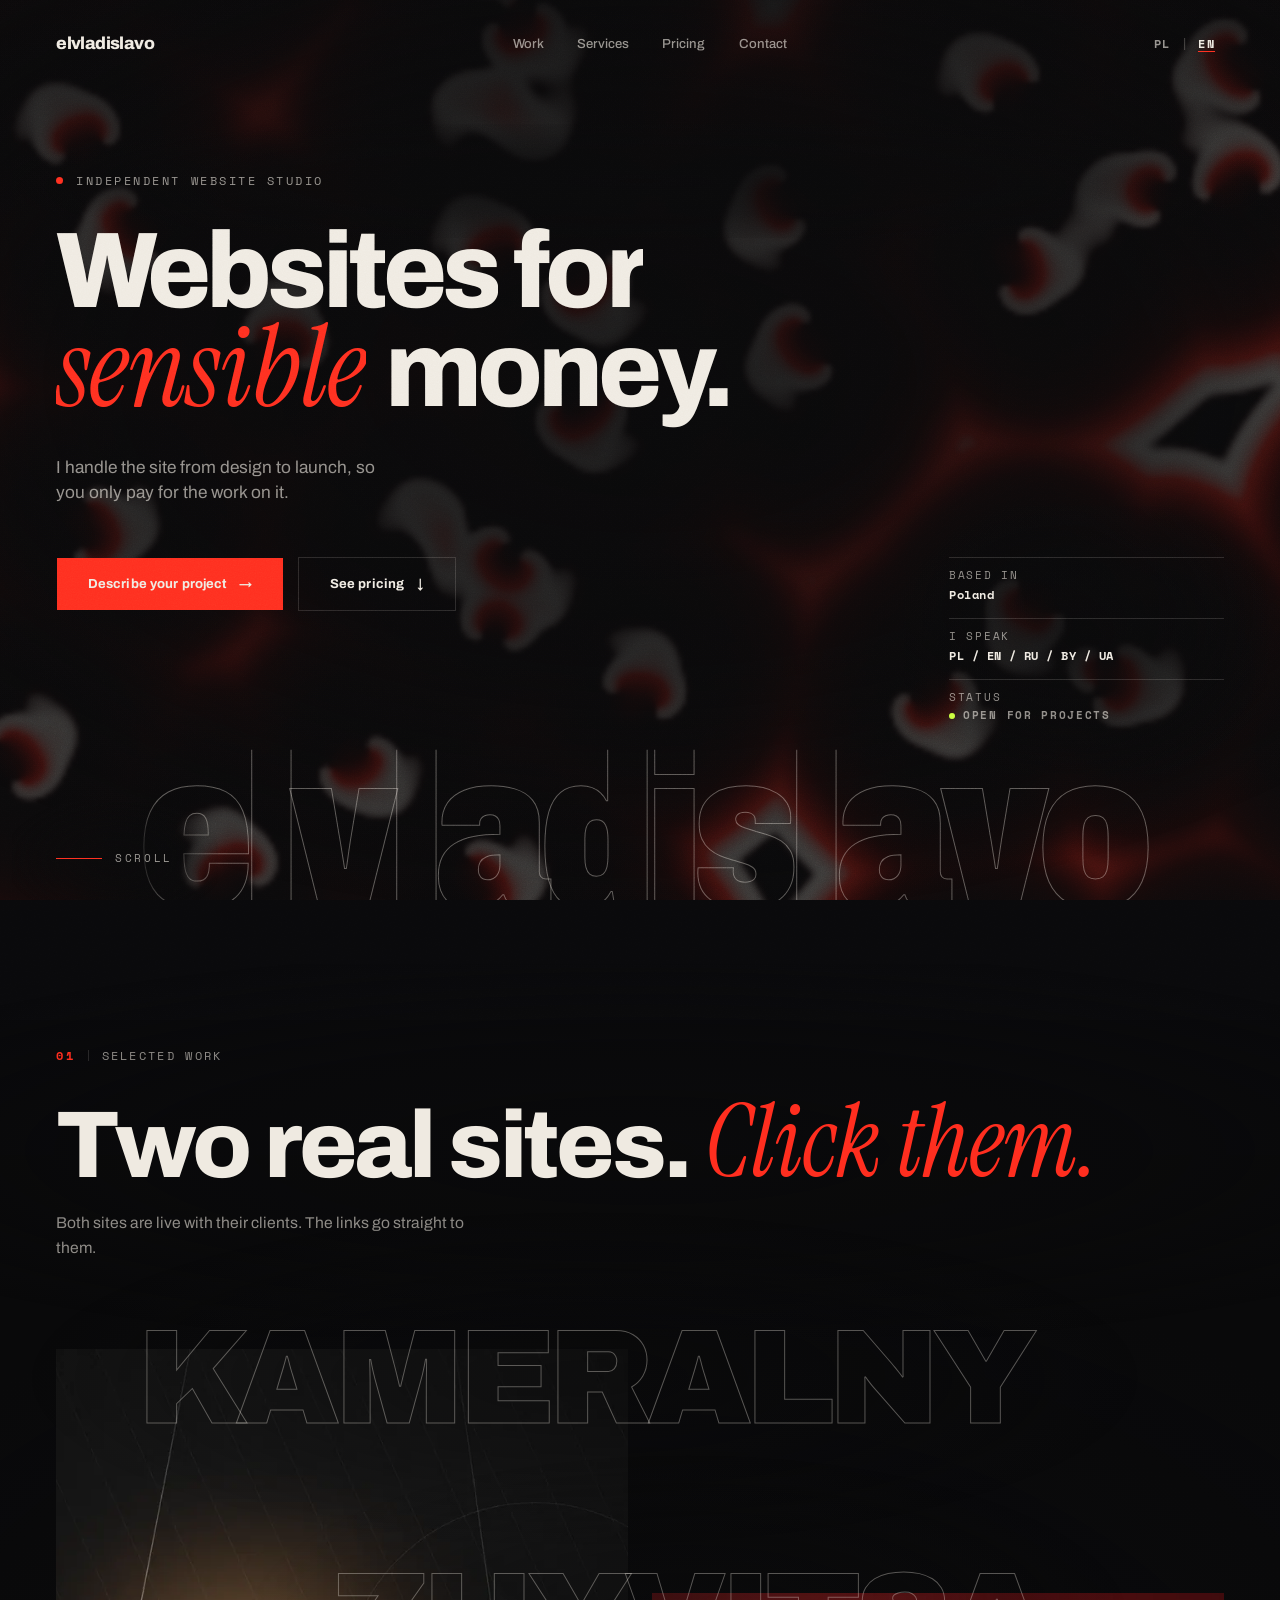
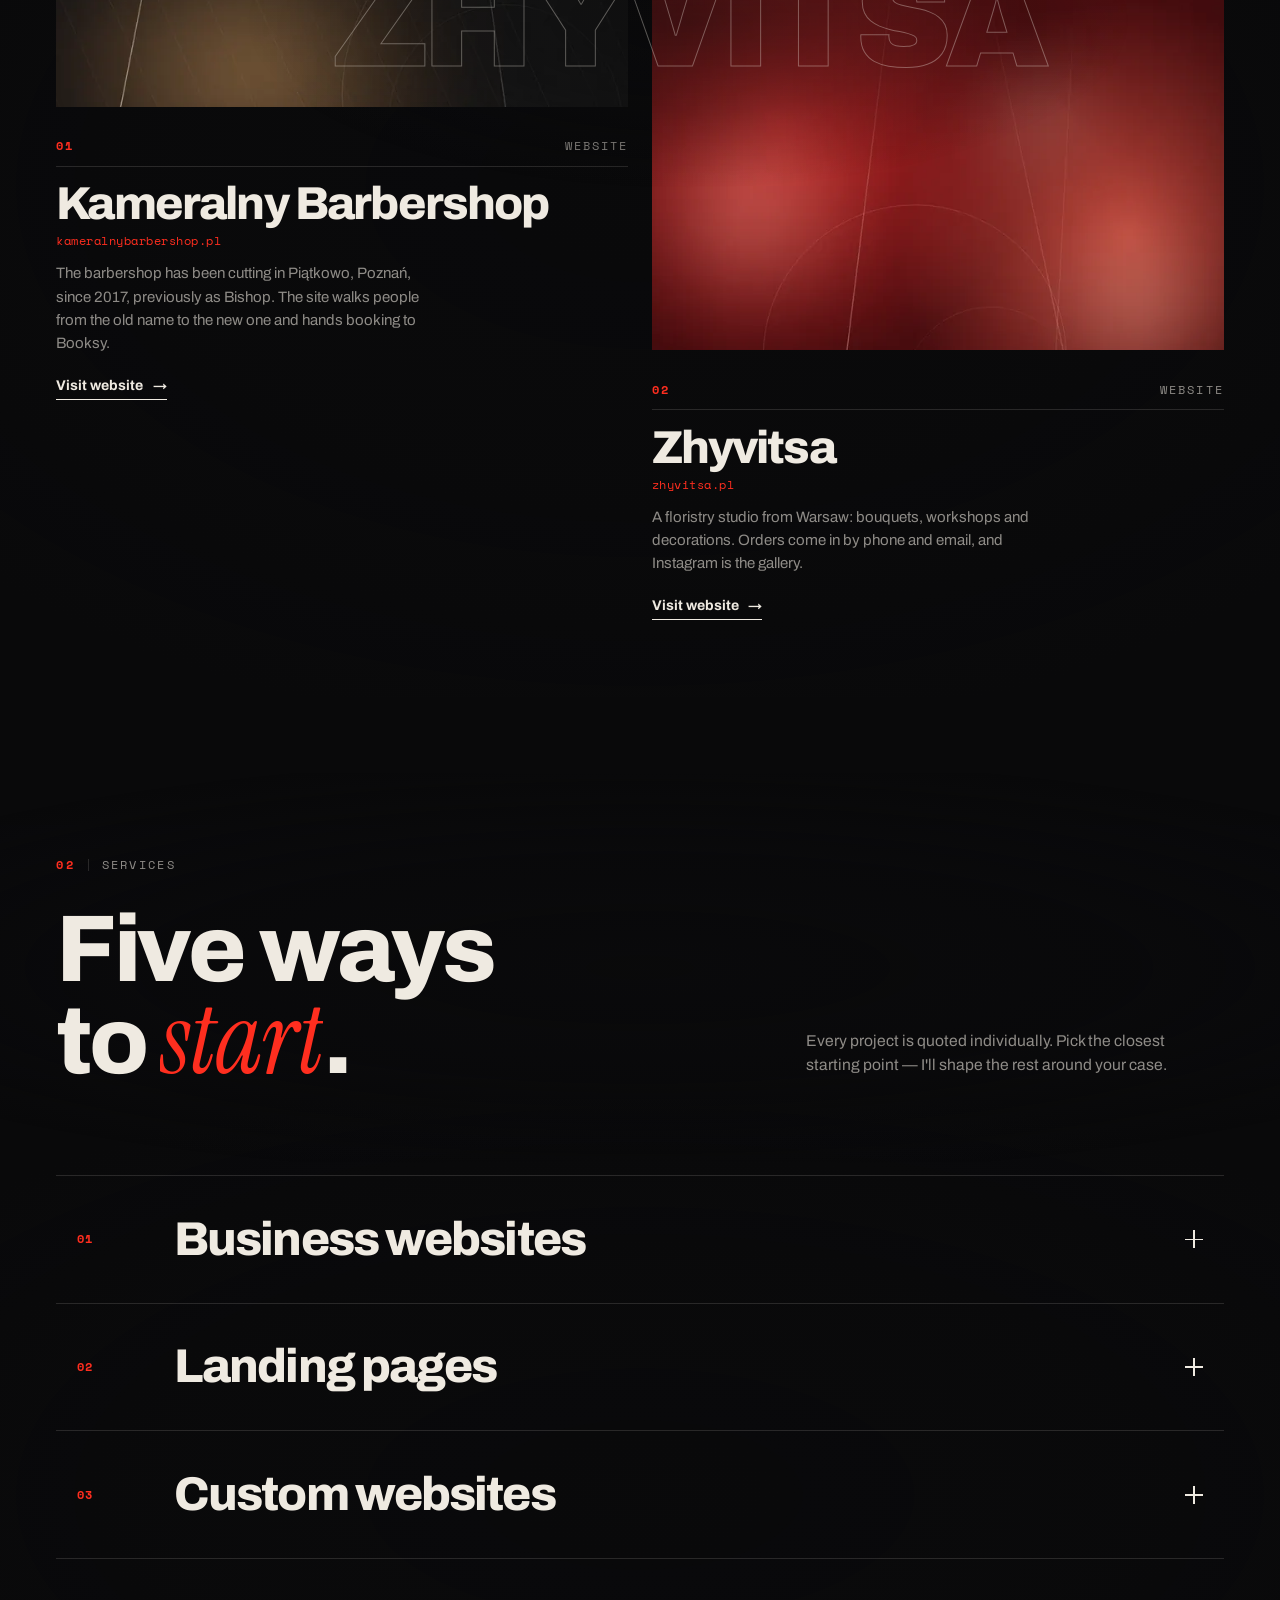
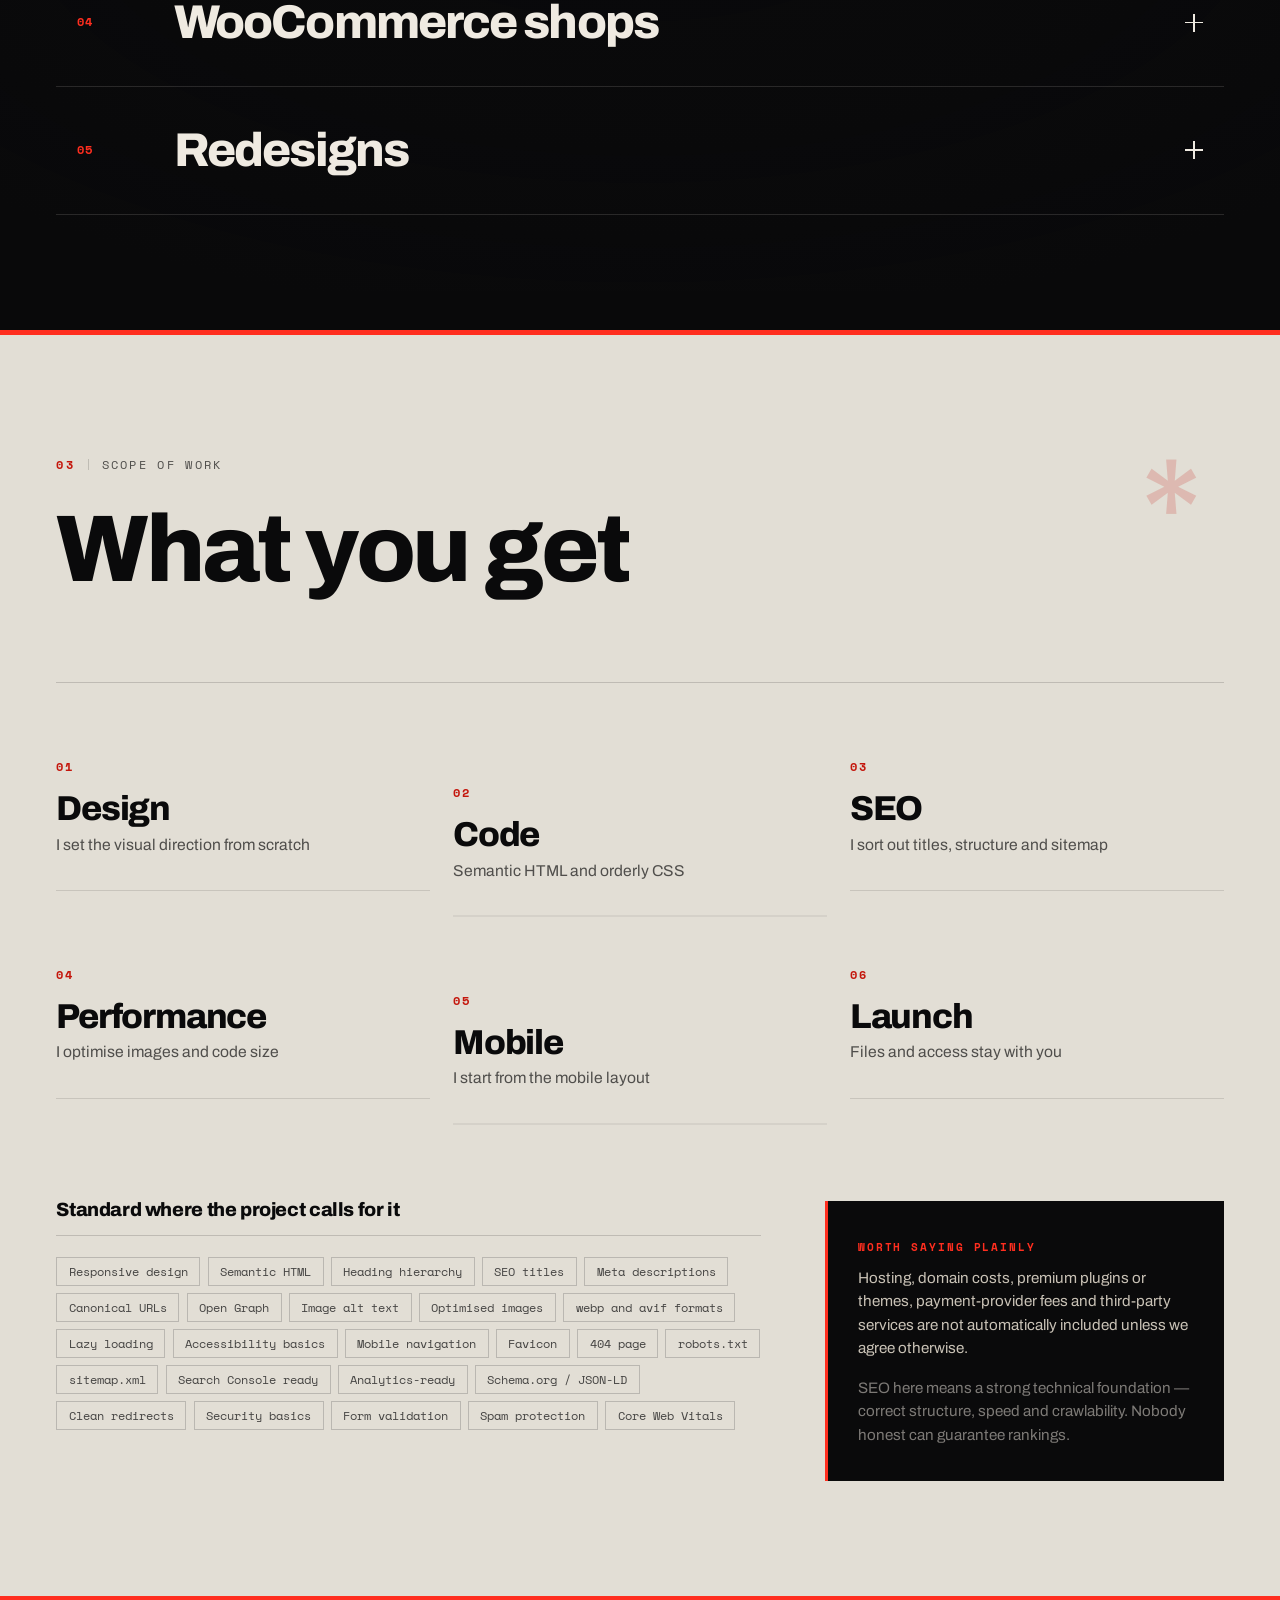
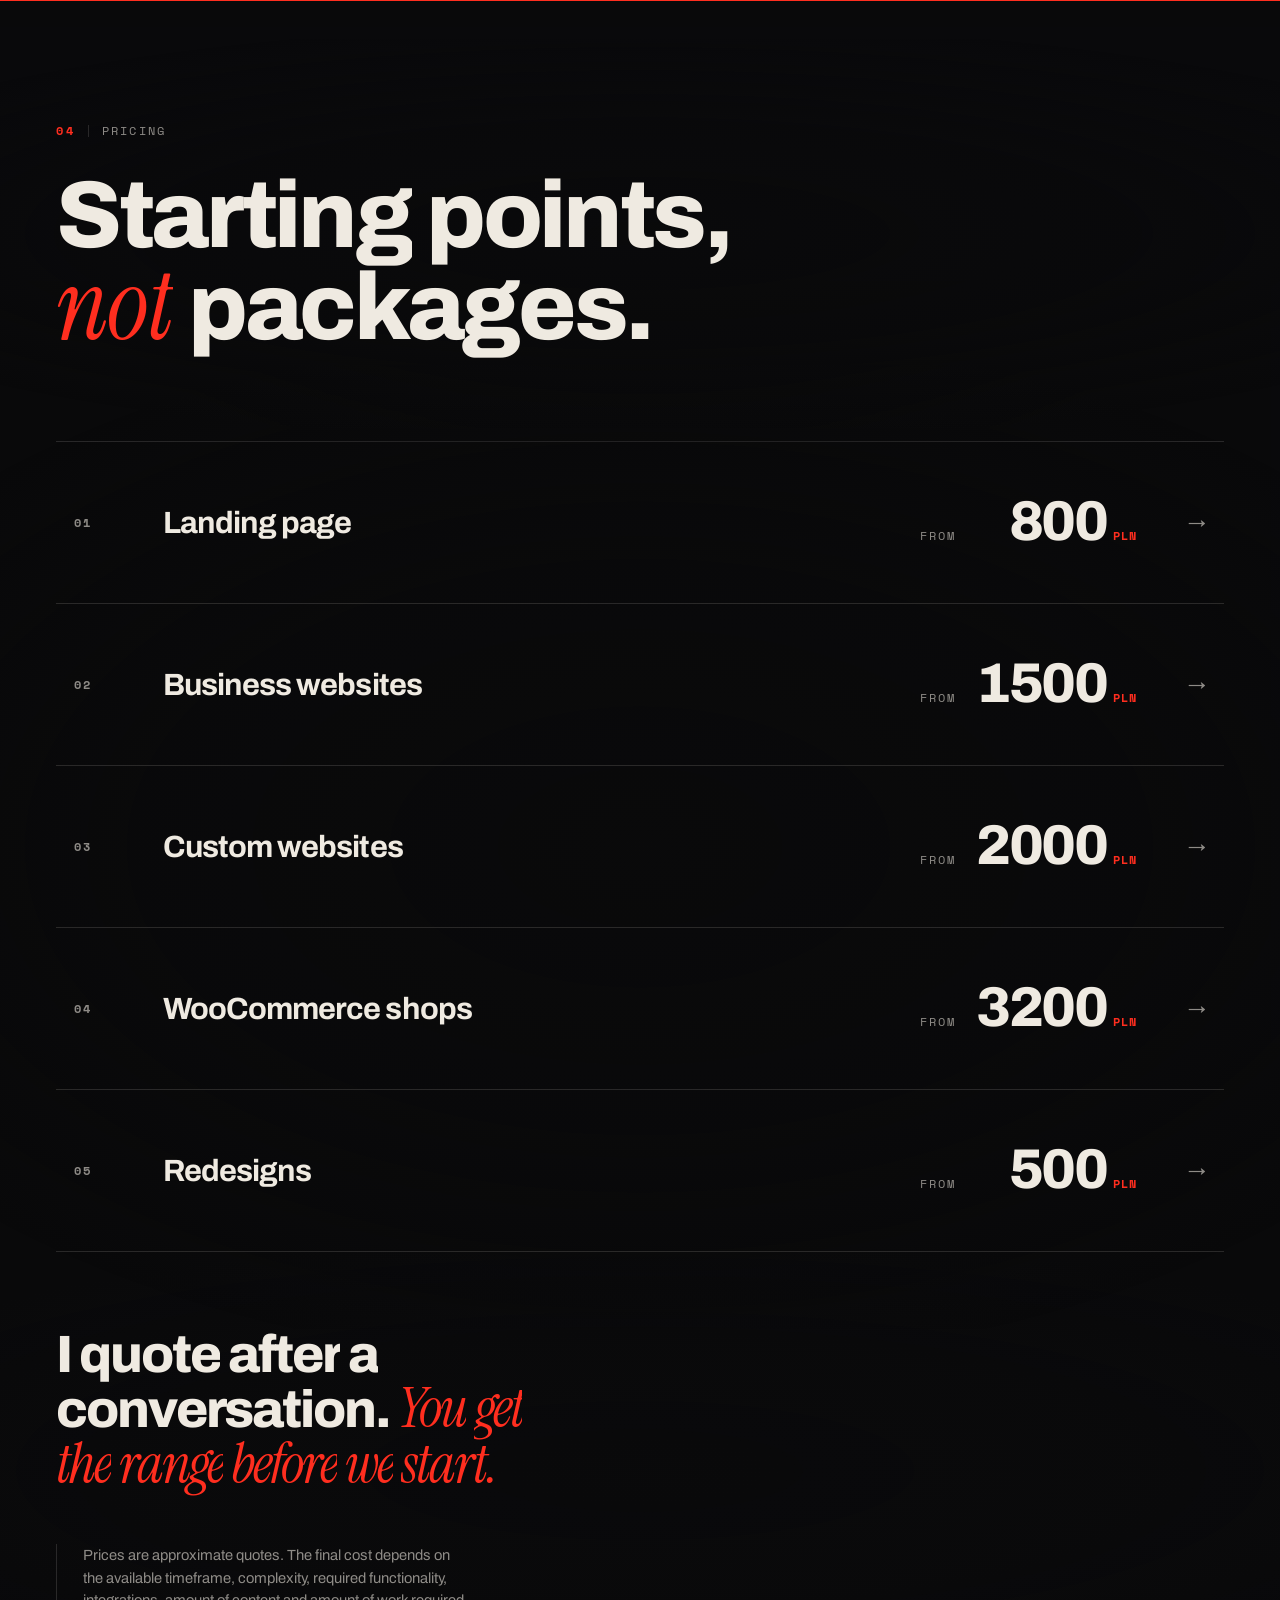
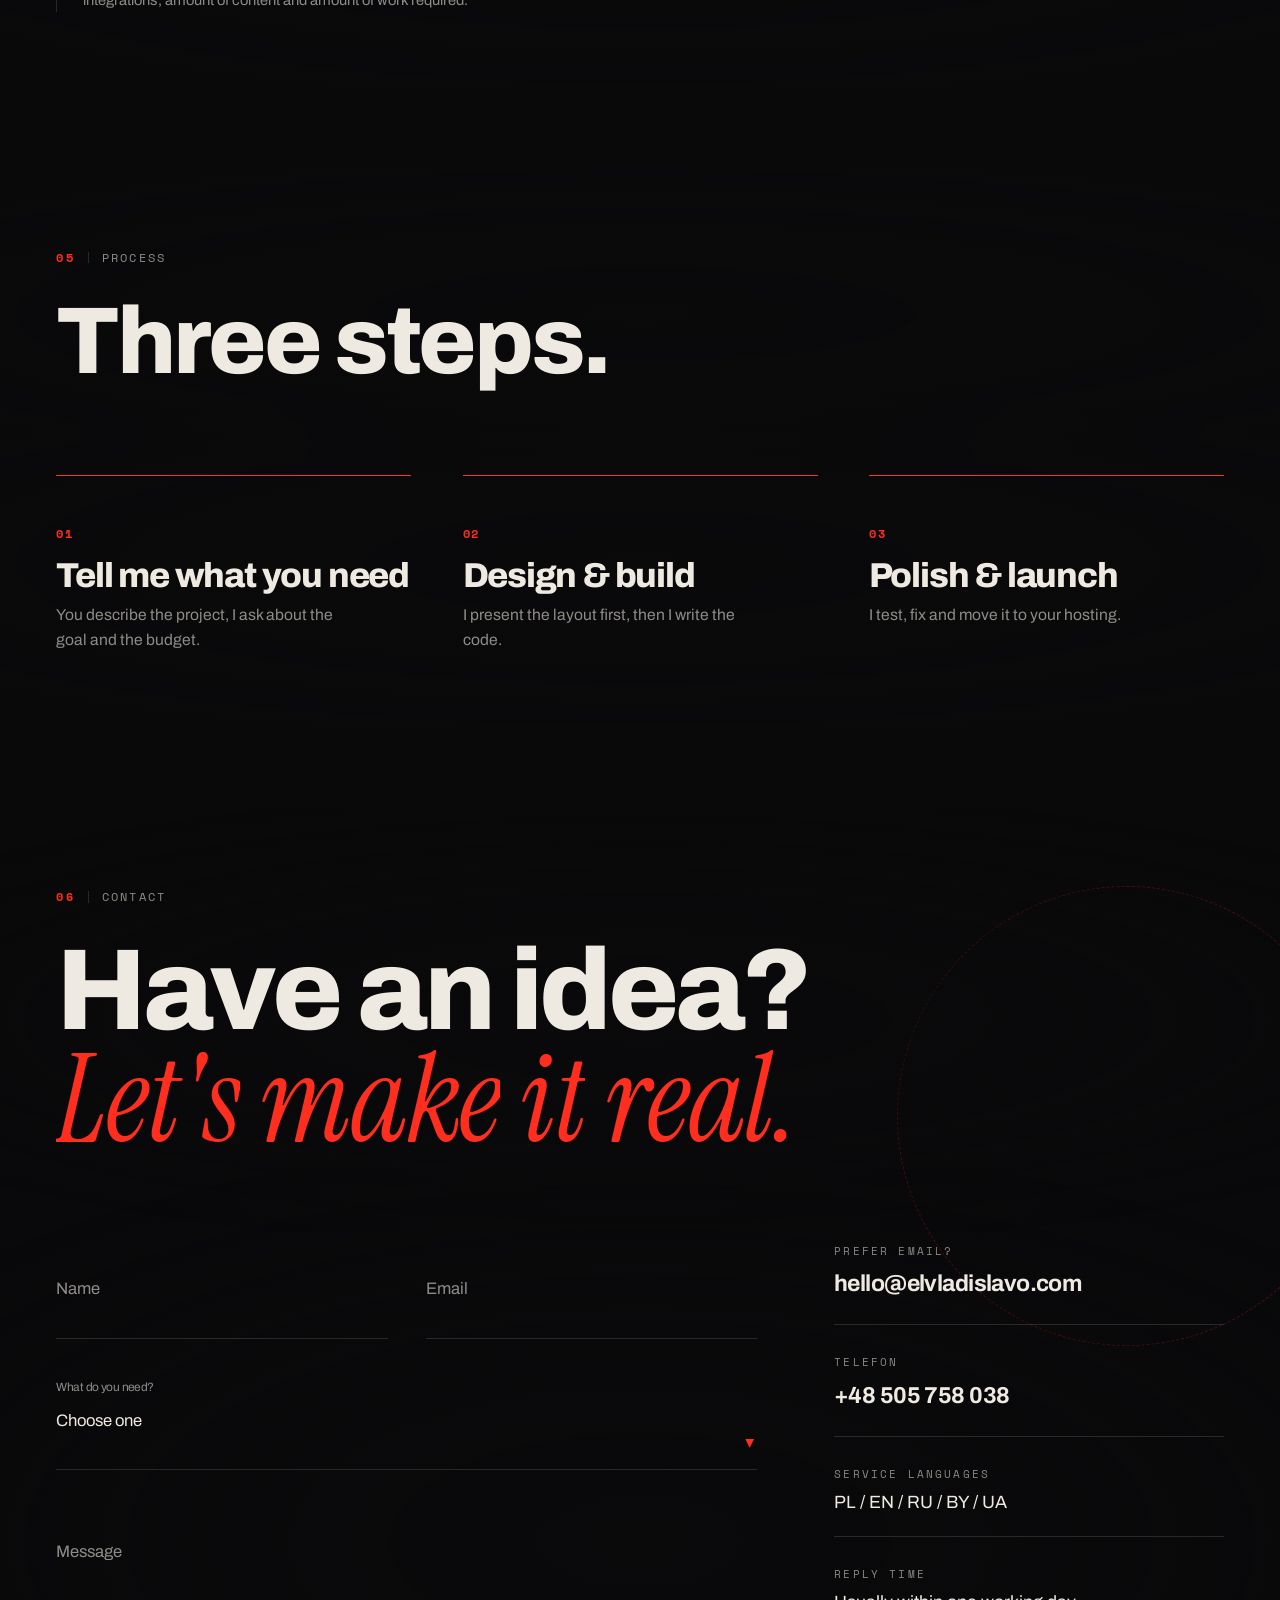
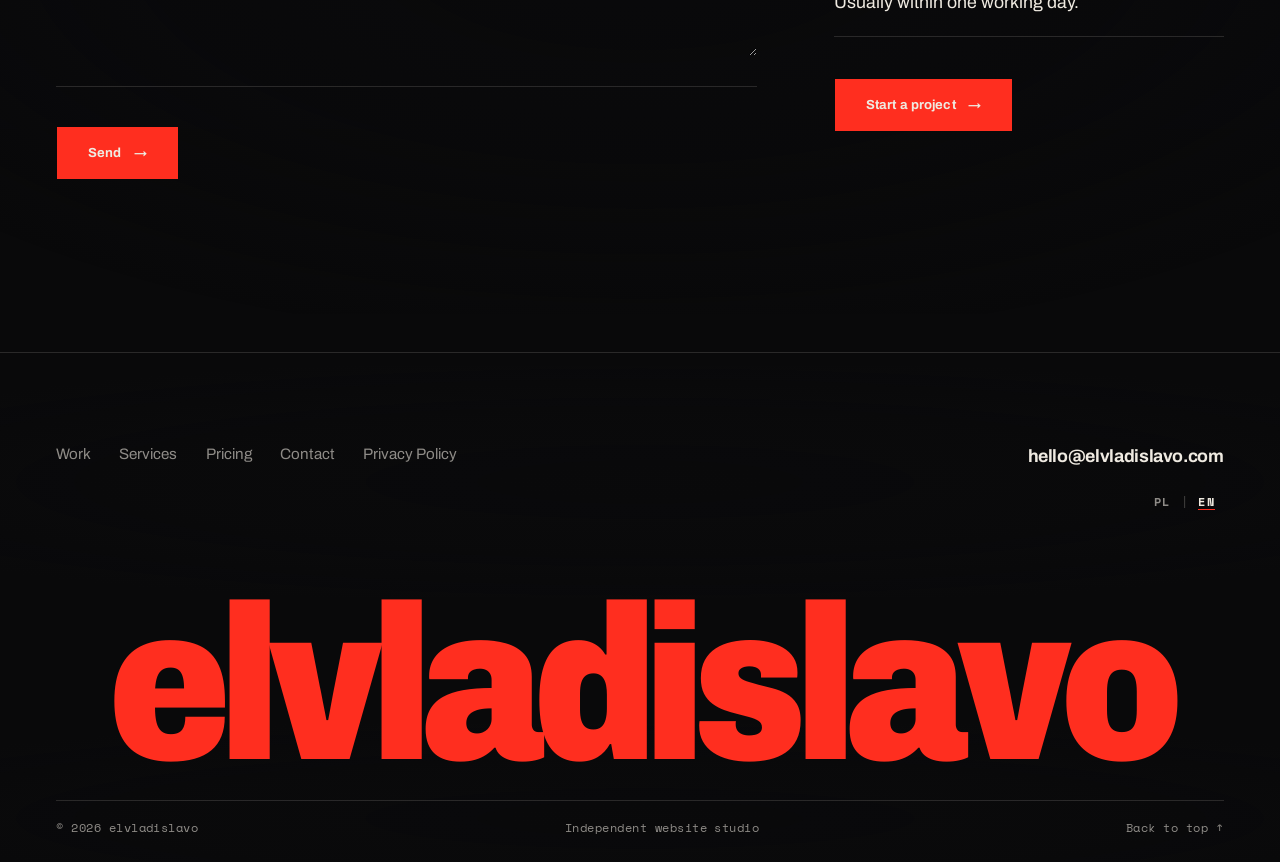
<file: index.html>
<!doctype html>
<html lang="pl" class="no-js">
<head>
<meta charset="utf-8">
<meta name="viewport" content="width=device-width, initial-scale=1, viewport-fit=cover">

<title>elvladislavo — strony internetowe za rozsądne pieniądze</title>
<meta name="description" content="Niezależne studio stron internetowych. Strony dla firm, landing page i sklepy WooCommerce. Projektuję i piszę kod sam, bez agencji po drodze.">
<link rel="canonical" href="https://elvladislavo.com/">
<link rel="alternate" hreflang="en" href="https://elvladislavo.com/?lang=en">
<link rel="alternate" hreflang="pl" href="https://elvladislavo.com/?lang=pl">
<link rel="alternate" hreflang="x-default" href="https://elvladislavo.com/?lang=en">
<meta name="author" content="elvladislavo">
<meta name="robots" content="index, follow, max-image-preview:large">
<meta name="theme-color" content="#0A0A0B">
<meta name="color-scheme" content="dark">

<meta property="og:type" content="website">
<meta property="og:site_name" content="elvladislavo">
<meta property="og:locale" content="pl_PL">
<meta property="og:locale:alternate" content="en_GB">
<meta property="og:url" content="https://elvladislavo.com/">
<meta property="og:title" content="elvladislavo — strony internetowe za rozsądne pieniądze">
<meta property="og:description" content="Niezależne studio stron internetowych. Strony dla firm, landing page i sklepy WooCommerce. Projektuję i piszę kod sam, bez agencji po drodze.">
<meta property="og:image" content="https://elvladislavo.com/assets/og-image.jpg">
<meta property="og:image:width" content="1200">
<meta property="og:image:height" content="630">
<meta property="og:image:alt" content="elvladislavo — strony internetowe za rozsądne pieniądze">
<meta name="twitter:card" content="summary_large_image">
<meta name="twitter:title" content="elvladislavo — strony internetowe za rozsądne pieniądze">
<meta name="twitter:description" content="Niezależne studio stron internetowych. Strony dla firm, landing page i sklepy WooCommerce.">
<meta name="twitter:image" content="https://elvladislavo.com/assets/og-image.jpg">

<link rel="icon" href="assets/favicon.svg" type="image/svg+xml">
<link rel="icon" href="assets/favicon.ico" sizes="48x48">
<link rel="apple-touch-icon" href="assets/apple-touch-icon.png">
<link rel="manifest" href="site.webmanifest">

<link rel="preconnect" href="https://fonts.googleapis.com">
<link rel="preconnect" href="https://fonts.gstatic.com" crossorigin>
<link rel="stylesheet" href="https://fonts.googleapis.com/css2?family=Archivo:wdth,wght@62..125,100..900&family=Instrument+Serif:ital@0;1&family=Space+Mono:wght@400;700&display=swap">
<link rel="stylesheet" href="css/style.css">

<script>
/* Runs before paint: marks JS availability, restores language + motion prefs,
   and holds the first frame so the localised copy never flashes. */
(function () {
  var d = document.documentElement;
  d.className = d.className.replace('no-js', 'js') + ' is-preload';
  var lang = null;
  try { lang = localStorage.getItem('elv-lang'); } catch (e) {}
  var q = location.search.match(/[?&]lang=(pl|en)\b/);
  if (q) lang = q[1];
  if (lang !== 'pl' && lang !== 'en') {
    lang = /^pl\b/i.test(navigator.language || '') ? 'pl' : 'en';
  }
  d.lang = lang;
  if (window.matchMedia('(prefers-reduced-motion: reduce)').matches) d.classList.add('reduced');
})();
</script>
<noscript><style>.loader{display:none!important}html.is-preload .gate{opacity:1!important;visibility:visible!important}</style></noscript>

<script type="application/ld+json">
{
  "@context": "https://schema.org",
  "@graph": [
    {
      "@type": [
        "ProfessionalService",
        "WebDesignCompany"
      ],
      "@id": "https://elvladislavo.com/#studio",
      "name": "elvladislavo",
      "alternateName": "elvladislavo web development studio",
      "description": "Niezależne studio stron internetowych. Projektuję i koduję strony dla firm, landing page i sklepy WooCommerce.",
      "url": "https://elvladislavo.com/",
      "email": "hello@elvladislavo.com",
      "image": "https://elvladislavo.com/assets/og-image.jpg",
      "logo": "https://elvladislavo.com/assets/favicon.svg",
      "priceRange": "500–3200+ PLN",
      "currenciesAccepted": "PLN",
      "address": {
        "@type": "PostalAddress",
        "addressCountry": "PL"
      },
      "areaServed": [
        {
          "@type": "Country",
          "name": "Poland"
        },
        {
          "@type": "Place",
          "name": "Remote / worldwide"
        }
      ],
      "knowsLanguage": [
        "pl",
        "en",
        "ru",
        "be",
        "uk"
      ],
      "makesOffer": [
        {
          "@type": "Offer",
          "name": "Landing page",
          "priceSpecification": {
            "@type": "PriceSpecification",
            "minPrice": 800,
            "priceCurrency": "PLN",
            "valueAddedTaxIncluded": false
          }
        },
        {
          "@type": "Offer",
          "name": "Strony dla firm",
          "priceSpecification": {
            "@type": "PriceSpecification",
            "minPrice": 1500,
            "priceCurrency": "PLN",
            "valueAddedTaxIncluded": false
          }
        },
        {
          "@type": "Offer",
          "name": "Sklepy WooCommerce",
          "priceSpecification": {
            "@type": "PriceSpecification",
            "minPrice": 3200,
            "priceCurrency": "PLN",
            "valueAddedTaxIncluded": false
          }
        },
        {
          "@type": "Offer",
          "name": "Strony autorskie",
          "priceSpecification": {
            "@type": "PriceSpecification",
            "minPrice": 2000,
            "priceCurrency": "PLN",
            "valueAddedTaxIncluded": false
          }
        },
        {
          "@type": "Offer",
          "name": "Redesign",
          "priceSpecification": {
            "@type": "PriceSpecification",
            "minPrice": 500,
            "priceCurrency": "PLN",
            "valueAddedTaxIncluded": false
          }
        }
      ],
      "hasOfferCatalog": {
        "@type": "OfferCatalog",
        "name": "Usługi",
        "itemListElement": [
          {
            "@type": "Offer",
            "itemOffered": {
              "@type": "Service",
              "name": "Strony dla firm",
              "description": "Kilka podstron: oferta, o firmie, kontakt. Treści zmieniasz samodzielnie."
            }
          },
          {
            "@type": "Offer",
            "itemOffered": {
              "@type": "Service",
              "name": "Landing page",
              "description": "Jedna strona pod jedną ofertę. Cała treść i formularz w jednym przewinięciu."
            }
          },
          {
            "@type": "Offer",
            "itemOffered": {
              "@type": "Service",
              "name": "Strony autorskie",
              "description": "Własny układ, krój pisma i animacje, dobrane pod jedną markę."
            }
          },
          {
            "@type": "Offer",
            "itemOffered": {
              "@type": "Service",
              "name": "Sklepy WooCommerce",
              "description": "Katalog, koszyk i płatności uruchamiam na WordPressie."
            }
          },
          {
            "@type": "Offer",
            "itemOffered": {
              "@type": "Service",
              "name": "Redesign",
              "description": "Treści i adresy zostają. Zmieniam wygląd, wersję mobilną i czas ładowania."
            }
          }
        ]
      }
    },
    {
      "@type": "WebSite",
      "@id": "https://elvladislavo.com/#website",
      "url": "https://elvladislavo.com/",
      "name": "elvladislavo",
      "inLanguage": [
        "pl",
        "en"
      ],
      "publisher": {
        "@id": "https://elvladislavo.com/#studio"
      }
    },
    {
      "@type": "CollectionPage",
      "@id": "https://elvladislavo.com/#work",
      "name": "Wybrane realizacje",
      "isPartOf": {
        "@id": "https://elvladislavo.com/#website"
      },
      "hasPart": [
        {
          "@type": "CreativeWork",
          "name": "Kameralny Barbershop",
          "url": "https://kameralnybarbershop.pl",
          "creator": {
            "@id": "https://elvladislavo.com/#studio"
          },
          "genre": "Strona internetowa"
        },
        {
          "@type": "CreativeWork",
          "name": "Zhyvitsa",
          "url": "https://zhyvitsa.pl",
          "creator": {
            "@id": "https://elvladislavo.com/#studio"
          },
          "genre": "Strona internetowa"
        }
      ]
    }
  ]
}
</script>
</head>

<body id="top">

<a class="skip" href="#main" data-i18n="a11y.skip">Przejdź do treści</a>

<!-- ══ Loader ═══════════════════════════════════════════════════════════ -->
<div class="loader" id="loader" role="status" aria-live="polite">
  <span class="vh" data-i18n="a11y.loading">Ładowanie</span>
  <div class="loader__stage" aria-hidden="true">
    <div class="loader__mark" id="loaderMark">elvladislavo</div>
    <div class="loader__rule"><i id="loaderBar"></i></div>
    <div class="loader__num" id="loaderNum">00</div>
  </div>
  <div class="loader__wipe" aria-hidden="true"></div>
</div>

<!-- ══ Ambient layers ═══════════════════════════════════════════════════ -->
<div class="bz" id="bz" aria-hidden="true">
  <canvas id="bzCanvas" width="2" height="2"></canvas>
  <div class="bz__veil"></div>
</div>
<div class="grain" aria-hidden="true"></div>
<div class="cursor" id="cursor" aria-hidden="true">
  <div class="cursor__dot"></div>
  <div class="cursor__ring"><span class="cursor__label" data-i18n="work.cursor">ZOBACZ ↗</span></div>
</div>

<!-- ══ Navigation ═══════════════════════════════════════════════════════ -->
<header class="nav" id="nav">
  <a class="nav__logo" href="#top" aria-label="elvladislavo — home">
    <span class="nav__word">elvladislavo</span>
  </a>

  <nav class="nav__menu" id="primary-nav" aria-label="Primary">
    <ul class="nav__list">
      <li><a href="#work"     data-nav data-i18n="nav.work">Realizacje</a></li>
      <li><a href="#services" data-nav data-i18n="nav.services">Usługi</a></li>
      <li><a href="#pricing"  data-nav data-i18n="nav.pricing">Cennik</a></li>
      <li><a href="#contact"  data-nav data-i18n="nav.contact">Kontakt</a></li>
    </ul>
    <span class="nav__ind" aria-hidden="true"></span>
  </nav>

  <div class="nav__right">
    <div class="lang" role="group" aria-label="Language / Język">
      <button type="button" class="lang__btn" data-lang="pl">PL</button>
      <span class="lang__sep" aria-hidden="true">|</span>
      <button type="button" class="lang__btn" data-lang="en">EN</button>
    </div>
    <button type="button" class="burger" id="burger" aria-expanded="false" aria-controls="mobile-menu">
      <span class="vh" data-i18n="a11y.menu">Menu</span>
      <i aria-hidden="true"></i><i aria-hidden="true"></i>
    </button>
  </div>
</header>

<!-- ══ Mobile menu ══════════════════════════════════════════════════════ -->
<div class="mmenu" id="mobile-menu" inert>
  <div class="mmenu__bg" aria-hidden="true"></div>
  <nav class="mmenu__inner" aria-label="Mobile">
    <ul>
      <li><a href="#work"><span class="mmenu__n">01</span><span data-i18n="nav.work">Realizacje</span></a></li>
      <li><a href="#services"><span class="mmenu__n">02</span><span data-i18n="nav.services">Usługi</span></a></li>
      <li><a href="#pricing"><span class="mmenu__n">03</span><span data-i18n="nav.pricing">Cennik</span></a></li>
      <li><a href="#contact"><span class="mmenu__n">04</span><span data-i18n="nav.contact">Kontakt</span></a></li>
    </ul>
    <div class="mmenu__foot">
      <a href="mailto:hello@elvladislavo.com">hello@elvladislavo.com</a>
      <div class="lang lang--m" role="group" aria-label="Language / Język">
        <button type="button" class="lang__btn" data-lang="pl">PL</button>
        <span class="lang__sep" aria-hidden="true">|</span>
        <button type="button" class="lang__btn" data-lang="en">EN</button>
      </div>
    </div>
  </nav>
</div>

<main id="main" class="gate">

<!-- ══ 00 · Hero ════════════════════════════════════════════════════════ -->
<section class="hero" aria-labelledby="hero-title">
  <div class="hero__inner">
    <p class="hero__eyebrow reveal">
      <span class="dot" aria-hidden="true"></span>
      <span data-i18n="hero.eyebrow">Niezależne studio stron internetowych</span>
    </p>

    <h1 class="hero__title" id="hero-title" data-split data-i18n-html="hero.title">Strony internetowe za <em>rozsądne</em> pieniądze.</h1>

    <p class="hero__lede reveal" data-delay="120" data-i18n="hero.lede">Zajmuję się stroną od projektu po wdrożenie, więc płacisz tylko za pracę nad nią.</p>

    <div class="hero__actions reveal" data-delay="220">
      <a class="btn btn--fill magnet" href="#contact">
        <span class="btn__t" data-i18n="hero.cta1">Opisz projekt</span>
        <span class="btn__a" aria-hidden="true">→</span>
      </a>
      <a class="btn btn--ghost" href="#pricing">
        <span class="btn__t" data-i18n="hero.cta2">Zobacz ceny</span>
        <span class="btn__a" aria-hidden="true">↓</span>
      </a>
    </div>

    <ul class="hero__meta reveal" data-delay="320">
      <li><span data-i18n="hero.m1k">Lokalizacja</span><b data-i18n="hero.m1v">Polska</b></li>
      <li><span data-i18n="hero.m2k">Rozmawiam w</span><b>PL / EN / RU / BY / UA</b></li>
      <li><span data-i18n="hero.m3k">Status</span><b class="live"><i aria-hidden="true"></i><span data-i18n="hero.m3v">Przyjmuję projekty</span></b></li>
    </ul>
  </div>

  <div class="hero__mark" aria-hidden="true"><span data-stretch>elvladislavo</span></div>

  <a class="hero__scroll" href="#work" aria-label="Scroll to work">
    <span class="hero__scroll-l" aria-hidden="true"></span>
    <span data-i18n="hero.scroll">Przewiń</span>
  </a>
</section>

<!-- ══ 01 · Work ════════════════════════════════════════════════════════ -->
<section class="sec work" id="work" aria-labelledby="work-title">
  <header class="sec__head">
    <span class="label"><i aria-hidden="true">01</i><span data-i18n="work.label">Wybrane realizacje</span></span>
    <h2 class="sec__title" id="work-title" data-split data-i18n-html="work.title">Dwie prawdziwe strony. <em>Kliknij.</em></h2>
    <p class="sec__lede" data-i18n="work.lede">Obie strony pracują u klientów. Linki prowadzą prosto do nich.</p>
  </header>

  <div class="projects">

    <article class="proj proj--a" data-tilt>
      <span class="proj__ghost" aria-hidden="true" data-drift="-90">KAMERALNY</span>
      <a class="proj__link" href="https://kameralnybarbershop.pl" target="_blank" rel="noopener noreferrer" data-cursor="view">
        <span class="proj__media">
          <picture>
            <source type="image/webp" srcset="assets/work-kameralny-700.webp 700w, assets/work-kameralny-1200.webp 1200w" sizes="(max-width: 820px) 92vw, 46vw">
            <img src="assets/work-kameralny-1200.jpg" width="1200" height="1500" loading="lazy" decoding="async"
                 alt="" aria-hidden="true">
          </picture>
          <picture class="proj__shot">
            <source type="image/avif" srcset="assets/work-kameralny-shot-1200.avif 1200w, assets/work-kameralny-shot-2400.avif 2400w" sizes="(max-width: 980px) 100vw, 50vw">
            <source type="image/webp" srcset="assets/work-kameralny-shot-1200.webp 1200w, assets/work-kameralny-shot-2400.webp 2400w" sizes="(max-width: 980px) 100vw, 50vw">
            <img src="assets/work-kameralny-shot-1200.jpg" width="1200" height="1500" loading="lazy" decoding="async"
                 data-i18n-alt="work.alt1"
                 alt="Kameralny Barbershop — zrzut strony internetowej, prowadzi do kameralnybarbershop.pl">
          </picture>
          <span class="proj__veil" aria-hidden="true"></span>
          <span class="proj__mask" aria-hidden="true"></span>
        </span>
        <span class="proj__info">
          <span class="proj__top">
            <span class="proj__num">01</span>
            <span class="proj__cat" data-i18n="work.cat">Strona internetowa</span>
          </span>
          <span class="proj__name">Kameralny Barbershop</span>
          <span class="proj__domain">kameralnybarbershop.pl</span>
          <span class="proj__desc" data-i18n="work.p1">Barbershop tnie na poznańskim Piątkowie od 2017 roku, wcześniej jako Bishop. Strona przeprowadza klientów ze starej nazwy na nową, a rezerwację oddaje do Booksy.</span>
          <span class="proj__cta"><span data-i18n="work.visit">Zobacz stronę</span><i aria-hidden="true">→</i></span>
        </span>
      </a>
    </article>

    <article class="proj proj--b" data-tilt>
      <span class="proj__ghost" aria-hidden="true" data-drift="110">ZHYVITSA</span>
      <a class="proj__link" href="https://zhyvitsa.pl" target="_blank" rel="noopener noreferrer" data-cursor="view">
        <span class="proj__media">
          <picture>
            <source type="image/webp" srcset="assets/work-zhyvitsa-700.webp 700w, assets/work-zhyvitsa-1200.webp 1200w" sizes="(max-width: 820px) 92vw, 46vw">
            <img src="assets/work-zhyvitsa-1200.jpg" width="1200" height="1500" loading="lazy" decoding="async"
                 alt="" aria-hidden="true">
          </picture>
          <picture class="proj__shot">
            <source type="image/avif" srcset="assets/work-zhyvitsa-shot-1200.avif 1200w, assets/work-zhyvitsa-shot-2400.avif 2400w" sizes="(max-width: 980px) 100vw, 50vw">
            <source type="image/webp" srcset="assets/work-zhyvitsa-shot-1200.webp 1200w, assets/work-zhyvitsa-shot-2400.webp 2400w" sizes="(max-width: 980px) 100vw, 50vw">
            <img src="assets/work-zhyvitsa-shot-1200.jpg" width="1200" height="1440" loading="lazy" decoding="async"
                 data-i18n-alt="work.alt2"
                 alt="Zhyvitsa — zrzut strony internetowej, prowadzi do zhyvitsa.pl">
          </picture>
          <span class="proj__veil" aria-hidden="true"></span>
          <span class="proj__mask" aria-hidden="true"></span>
        </span>
        <span class="proj__info">
          <span class="proj__top">
            <span class="proj__num">02</span>
            <span class="proj__cat" data-i18n="work.cat">Strona internetowa</span>
          </span>
          <span class="proj__name">Zhyvitsa</span>
          <span class="proj__domain">zhyvitsa.pl</span>
          <span class="proj__desc" data-i18n="work.p2">Pracownia florystyczna z Warszawy: bukiety, warsztaty i dekoracje. Zamówienia przyjmuje telefonicznie i mailowo, a galerią jest Instagram.</span>
          <span class="proj__cta"><span data-i18n="work.visit">Zobacz stronę</span><i aria-hidden="true">→</i></span>
        </span>
      </a>
    </article>

  </div>
</section>

<!-- ══ 02 · Services ════════════════════════════════════════════════════ -->
<section class="sec svcs" id="services" aria-labelledby="svc-title">
  <header class="sec__head sec__head--split">
    <div>
      <span class="label"><i aria-hidden="true">02</i><span data-i18n="svc.label">Usługi</span></span>
      <h2 class="sec__title" id="svc-title" data-split data-i18n-html="svc.title">Pięć sposobów, żeby <em>zacząć</em>.</h2>
    </div>
    <p class="sec__note" data-i18n="svc.note">Każdy projekt wyceniam indywidualnie. Wybierz najbliższy punkt wyjścia — resztę dopasuję do Twojego przypadku.</p>
  </header>

  <div class="svc" id="svcList">

    <div class="svc__item" data-svc>
      <h3 class="svc__h">
        <button type="button" class="svc__row" aria-expanded="false" aria-controls="svc-p1">
          <span class="svc__num">01</span>
          <span class="svc__name" data-i18n="svc.n1">Strony dla firm</span>
          <span class="svc__hint" data-i18n="svc.d1">Kilka podstron: oferta, o firmie, kontakt. Treści zmieniasz samodzielnie.</span>
          <span class="svc__sign" aria-hidden="true"></span>
        </button>
      </h3>
      <div class="svc__panel" id="svc-p1" role="region">
        <div class="svc__pin">
          <p data-i18n="svc.d1">Kilka podstron: oferta, o firmie, kontakt. Treści zmieniasz samodzielnie.</p>
          <ul class="tags">
            <li data-i18n="tag.pages">Struktura wielostronicowa</li><li data-i18n="tag.cms">Edytowalne treści</li>
            <li data-i18n="tag.seo">Techniczna baza SEO</li><li data-i18n="tag.forms">Formularze kontaktowe</li>
            <li data-i18n="tag.resp">Responsywny design</li>
          </ul>
        </div>
      </div>
    </div>

    <div class="svc__item" data-svc>
      <h3 class="svc__h">
        <button type="button" class="svc__row" aria-expanded="false" aria-controls="svc-p2">
          <span class="svc__num">02</span>
          <span class="svc__name" data-i18n="svc.n2">Landing page</span>
          <span class="svc__hint" data-i18n="svc.d2">Jedna strona pod jedną ofertę. Cała treść i formularz w jednym przewinięciu.</span>
          <span class="svc__sign" aria-hidden="true"></span>
        </button>
      </h3>
      <div class="svc__panel" id="svc-p2" role="region">
        <div class="svc__pin">
          <p data-i18n="svc.d2">Jedna strona pod jedną ofertę. Cała treść i formularz w jednym przewinięciu.</p>
          <ul class="tags">
            <li data-i18n="tag.single">Jedna strona</li><li data-i18n="tag.cta">Jasne wezwanie do działania</li>
            <li data-i18n="tag.speed">Szybkie ładowanie</li><li data-i18n="tag.analytics">Gotowe pod analitykę</li>
          </ul>
        </div>
      </div>
    </div>

    <div class="svc__item" data-svc>
      <h3 class="svc__h">
        <button type="button" class="svc__row" aria-expanded="false" aria-controls="svc-p3">
          <span class="svc__num">03</span>
          <span class="svc__name" data-i18n="svc.n3">Strony autorskie</span>
          <span class="svc__hint" data-i18n="svc.d3">Własny układ, krój pisma i animacje, dobrane pod jedną markę.</span>
          <span class="svc__sign" aria-hidden="true"></span>
        </button>
      </h3>
      <div class="svc__panel" id="svc-p3" role="region">
        <div class="svc__pin">
          <p data-i18n="svc.d3">Własny układ, krój pisma i animacje, dobrane pod jedną markę.</p>
          <ul class="tags">
            <li data-i18n="tag.art">Autorski kierunek wizualny</li><li data-i18n="tag.motion">Przemyślana animacja</li>
            <li data-i18n="tag.hand">Kod pisany ręcznie</li><li data-i18n="tag.a11y">Podstawy dostępności</li>
          </ul>
        </div>
      </div>
    </div>

    <div class="svc__item svc__item--wide" data-svc>
      <h3 class="svc__h">
        <button type="button" class="svc__row" aria-expanded="false" aria-controls="svc-p4">
          <span class="svc__num">04</span>
          <span class="svc__name" data-i18n="svc.n4">Sklepy WooCommerce</span>
          <span class="svc__hint" data-i18n="svc.d4">Katalog, koszyk i płatności uruchamiam na WordPressie.</span>
          <span class="svc__sign" aria-hidden="true"></span>
        </button>
      </h3>
      <div class="svc__panel" id="svc-p4" role="region">
        <div class="svc__pin svc__pin--cols">
          <div>
            <p data-i18n="svc.d4">Katalog, koszyk i płatności uruchamiam na WordPressie.</p>
            <p class="svc__sub" data-i18n="svc.d4b">Sklep prowadzisz potem samodzielnie: dodajesz i edytujesz produkty, obsługujesz zamówienia, zmieniasz treści, ustawiasz płatności i wysyłkę — wszystko z panelu WordPressa.</p>
          </div>
          <ul class="tags">
            <li data-i18n="tag.cat">Katalog produktów</li><li data-i18n="tag.cart">Koszyk</li>
            <li data-i18n="tag.checkout">Proces zakupowy</li><li data-i18n="tag.pay">Integracja płatności</li>
            <li data-i18n="tag.ship">Konfiguracja wysyłki</li><li data-i18n="tag.prod">Zarządzanie produktami</li>
            <li data-i18n="tag.resp">Responsywny design</li><li data-i18n="tag.seo">Techniczna baza SEO</li>
            <li data-i18n="tag.perf">Optymalizacja wydajności</li>
          </ul>
        </div>
      </div>
    </div>

    <div class="svc__item" data-svc>
      <h3 class="svc__h">
        <button type="button" class="svc__row" aria-expanded="false" aria-controls="svc-p5">
          <span class="svc__num">05</span>
          <span class="svc__name" data-i18n="svc.n5">Redesign</span>
          <span class="svc__hint" data-i18n="svc.d5">Treści i adresy zostają. Zmieniam wygląd, wersję mobilną i czas ładowania.</span>
          <span class="svc__sign" aria-hidden="true"></span>
        </button>
      </h3>
      <div class="svc__panel" id="svc-p5" role="region">
        <div class="svc__pin">
          <p data-i18n="svc.d5">Treści i adresy zostają. Zmieniam wygląd, wersję mobilną i czas ładowania.</p>
          <ul class="tags">
            <li data-i18n="tag.audit">Przegląd struktury</li><li data-i18n="tag.rebuild">Przebudowa wizualna</li>
            <li data-i18n="tag.mobile">Naprawa wersji mobilnej</li><li data-i18n="tag.redir">Czyste przekierowania</li>
            <li data-i18n="tag.speed">Szybkie ładowanie</li>
          </ul>
        </div>
      </div>
    </div>

  </div>
</section>

<!-- ══ 03 · Approach (light) ════════════════════════════════════════════ -->
<section class="sec sec--light approach" id="approach" aria-labelledby="app-title">
  <div class="approach__deco" aria-hidden="true"><span>*</span></div>

  <header class="sec__head">
    <span class="label"><i aria-hidden="true">03</i><span data-i18n="app.label">Zakres prac</span></span>
    <h2 class="sec__title" id="app-title" data-split data-i18n="app.title">Co dostajesz</h2>
  </header>

  <ol class="grid6">
    <li class="cell" data-cell><span class="cell__n">01</span><h3 data-i18n="app.h1">Design</h3><p data-i18n="app.p1">Kierunek wizualny ustalam od zera</p></li>
    <li class="cell" data-cell><span class="cell__n">02</span><h3 data-i18n="app.h2">Kod</h3><p data-i18n="app.p2">Semantyczny HTML i uporządkowany CSS</p></li>
    <li class="cell" data-cell><span class="cell__n">03</span><h3 data-i18n="app.h3">SEO</h3><p data-i18n="app.p3">Porządkuję tytuły, strukturę i mapę strony</p></li>
    <li class="cell" data-cell><span class="cell__n">04</span><h3 data-i18n="app.h4">Wydajność</h3><p data-i18n="app.p4">Optymalizuję obrazy i rozmiar kodu</p></li>
    <li class="cell" data-cell><span class="cell__n">05</span><h3 data-i18n="app.h5">Mobile</h3><p data-i18n="app.p5">Projektowanie zaczynam od wersji mobilnej</p></li>
    <li class="cell" data-cell><span class="cell__n">06</span><h3 data-i18n="app.h6">Wdrożenie</h3><p data-i18n="app.p6">Pliki i dostępy zostają u Ciebie</p></li>
  </ol>

  <div class="incl">
    <div class="incl__col">
      <h3 class="incl__h" data-i18n="incl.title">Standard tam, gdzie projekt tego wymaga</h3>
      <ul class="chips">
        <li data-i18n="incl.1">Responsywny design</li><li data-i18n="incl.2">Semantyczny HTML</li>
        <li data-i18n="incl.3">Hierarchia nagłówków</li><li data-i18n="incl.4">Tytuły SEO</li>
        <li data-i18n="incl.5">Meta description</li><li data-i18n="incl.6">Adresy kanoniczne</li>
        <li data-i18n="incl.7">Open Graph</li><li data-i18n="incl.8">Atrybuty alt</li>
        <li data-i18n="incl.9">Zoptymalizowane obrazy</li><li data-i18n="incl.10">Formaty webp i avif</li>
        <li data-i18n="incl.11">Lazy loading</li><li data-i18n="incl.12">Podstawy dostępności</li>
        <li data-i18n="incl.13">Nawigacja mobilna</li><li data-i18n="incl.14">Favicon</li>
        <li data-i18n="incl.15">Strona 404</li><li data-i18n="incl.16">robots.txt</li>
        <li data-i18n="incl.17">sitemap.xml</li><li data-i18n="incl.18">Gotowe pod Search Console</li>
        <li data-i18n="incl.19">Gotowe pod analitykę</li><li data-i18n="incl.20">Schema.org / JSON-LD</li>
        <li data-i18n="incl.21">Czyste przekierowania</li><li data-i18n="incl.22">Podstawy bezpieczeństwa</li>
        <li data-i18n="incl.23">Walidacja formularzy</li><li data-i18n="incl.24">Ochrona przed spamem</li>
        <li data-i18n="incl.25">Core Web Vitals</li>
      </ul>
    </div>
    <aside class="incl__note">
      <span class="incl__badge" data-i18n="incl.badge">Warto powiedzieć wprost</span>
      <p data-i18n="incl.body">Hosting, koszty domeny, płatne wtyczki i motywy, prowizje operatorów płatności oraz usługi zewnętrzne nie są automatycznie wliczone, chyba że ustalimy inaczej.</p>
      <p class="incl__seo" data-i18n="incl.seo">SEO oznacza tu mocny fundament techniczny — poprawną strukturę, szybkość i indeksowalność. Nikt uczciwy nie zagwarantuje pozycji w wynikach.</p>
    </aside>
  </div>
</section>

<!-- ══ 04 · Pricing ═════════════════════════════════════════════════════ -->
<section class="sec pricing" id="pricing" aria-labelledby="price-title">
  <header class="sec__head">
    <span class="label"><i aria-hidden="true">04</i><span data-i18n="pr.label">Cennik</span></span>
    <h2 class="sec__title" id="price-title" data-split data-i18n-html="pr.title">Punkty wyjścia, <em>nie</em> pakiety.</h2>
  </header>

  <div class="prices">
    <a class="price" href="#contact" data-cell>
      <span class="price__n">01</span>
      <span class="price__name" data-i18n="pr.n1">Landing page</span>
      <span class="price__amt"><i data-i18n="pr.from">od</i><b>800</b><u>PLN</u></span>
      <span class="price__go" aria-hidden="true">→</span>
    </a>
    <a class="price" href="#contact" data-cell>
      <span class="price__n">02</span>
      <span class="price__name" data-i18n="pr.n2">Strony dla firm</span>
      <span class="price__amt"><i data-i18n="pr.from">od</i><b>1500</b><u>PLN</u></span>
      <span class="price__go" aria-hidden="true">→</span>
    </a>    
     <a class="price" href="#contact" data-cell>
      <span class="price__n">03</span>
      <span class="price__name" data-i18n="pr.n4">Strony autorskie</span>
      <span class="price__amt"><i data-i18n="pr.from">od</i><b>2000</b><u>PLN</u></span>
      <span class="price__go" aria-hidden="true">→</span>
    </a>
    <a class="price" href="#contact" data-cell>
      <span class="price__n">04</span>
      <span class="price__name" data-i18n="pr.n3">Sklepy WooCommerce</span>
      <span class="price__amt"><i data-i18n="pr.from">od</i><b>3200</b><u>PLN</u></span>
      <span class="price__go" aria-hidden="true">→</span>
    </a>
    <a class="price" href="#contact" data-cell>
      <span class="price__n">05</span>
      <span class="price__name" data-i18n="pr.n5">Redesign</span>
      <span class="price__amt"><i data-i18n="pr.from">od</i><b>500</b><u>PLN</u></span>
      <span class="price__go" aria-hidden="true">→</span>
    </a>

  </div>

  <div class="pricing__foot">
    <p class="statement" data-split data-i18n-html="pr.stat">Wyceniam po rozmowie. <em>Widełki podaję przed startem.</em></p></p>
    <p class="fine" data-i18n="pr.fine">Podane ceny są orientacyjne. Końcowa cena zależy od dostępnego czasu, złożoności projektu, wymaganych funkcji, integracji, ilości treści oraz zakresu prac.</p>
  </div>
</section>

<!-- ══ 05 · Process ═════════════════════════════════════════════════════ -->
<section class="sec process" id="process" aria-labelledby="proc-title">
  <header class="sec__head">
    <span class="label"><i aria-hidden="true">05</i><span data-i18n="pc.label">Proces</span></span>
    <h2 class="sec__title" id="proc-title" data-split data-i18n-html="pc.title">Trzy kroki.</h2>
  </header>

  <ol class="steps">
    <li class="step" data-cell>
      <span class="step__n">01</span>
      <span class="step__line" aria-hidden="true"></span>
      <h3 data-i18n="pc.h1">Opowiedz, czego potrzebujesz</h3>
      <p data-i18n="pc.p1">Opisujesz projekt, ja pytam o cel i budżet.</p>
    </li>
    <li class="step" data-cell>
      <span class="step__n">02</span>
      <span class="step__line" aria-hidden="true"></span>
      <h3 data-i18n="pc.h2">Projekt i budowa</h3>
      <p data-i18n="pc.p2">Najpierw przedstawiam układ, potem piszę kod.</p>
    </li>
    <li class="step" data-cell>
      <span class="step__n">03</span>
      <span class="step__line" aria-hidden="true"></span>
      <h3 data-i18n="pc.h3">Dopracowanie i publikacja</h3>
      <p data-i18n="pc.p3">Testuję, poprawiam i przenoszę na Twój hosting.</p>
    </li>
  </ol>
</section>

<!-- ══ 06 · Contact ═════════════════════════════════════════════════════ -->
<section class="sec contact" id="contact" aria-labelledby="ct-title">
  <div class="contact__deco" aria-hidden="true"><span class="ring ring--3"></span></div>

  <header class="sec__head">
    <span class="label"><i aria-hidden="true">06</i><span data-i18n="ct.label">Kontakt</span></span>
    <h2 class="sec__title sec__title--xl" id="ct-title" data-split data-i18n-html="ct.title">Masz pomysł? <em>Zróbmy z niego coś konkretnego.</em></h2>
  </header>

  <div class="contact__grid">
    <form class="form" id="contactForm" novalidate>
      <div class="form__row">
        <div class="field">
          <input type="text" id="f-name" name="name" placeholder=" " required autocomplete="name" maxlength="80">
          <label for="f-name" data-i18n="ct.name">Imię</label>
          <span class="field__line" aria-hidden="true"></span>
          <span class="field__err" id="e-name" role="alert"></span>
        </div>
        <div class="field">
          <input type="email" id="f-email" name="email" placeholder=" " required autocomplete="email" maxlength="120">
          <label for="f-email" data-i18n="ct.email">E-mail</label>
          <span class="field__line" aria-hidden="true"></span>
          <span class="field__err" id="e-email" role="alert"></span>
        </div>
      </div>

      <div class="field field--sel">
        <select id="f-need" name="need" required>
          <option value="" selected disabled data-i18n="ct.pick">Wybierz</option>
          <option value="business" data-i18n="svc.n1">Strony dla firm</option>
          <option value="landing" data-i18n="svc.n2">Landing page</option>
          <option value="custom" data-i18n="svc.n3">Strony autorskie</option>
          <option value="shop" data-i18n="svc.n4">Sklepy WooCommerce</option>
          <option value="redesign" data-i18n="svc.n5">Redesign</option>
          <option value="other" data-i18n="ct.other">Coś innego</option>
        </select>
        <label for="f-need" data-i18n="ct.need">Czego potrzebujesz?</label>
        <span class="field__line" aria-hidden="true"></span>
        <span class="field__err" id="e-need" role="alert"></span>
      </div>

      <div class="field">
        <textarea id="f-msg" name="message" rows="4" placeholder=" " required maxlength="2000"></textarea>
        <label for="f-msg" data-i18n="ct.msg">Wiadomość</label>
        <span class="field__line" aria-hidden="true"></span>
        <span class="field__err" id="e-msg" role="alert"></span>
      </div>

      <!-- Spam honeypot: hidden from people, tempting to bots. -->
      <div class="hp" aria-hidden="true">
        <label for="f-company">Company</label>
        <input type="text" id="f-company" name="company" tabindex="-1" autocomplete="off">
      </div>

      <button type="submit" class="btn btn--send magnet" id="sendBtn">
        <span class="btn__t" data-i18n="ct.send">Wyślij</span>
        <span class="btn__a" aria-hidden="true">→</span>
      </button>

      <p class="form__status" id="formStatus" role="status" aria-live="polite"></p>
    </form>

   <aside class="contact__side">
  <div class="contact__blk">
    <span class="contact__k" data-i18n="ct.direct">Wolisz mail?</span>
    <a class="contact__mail magnet" href="mailto:hello@elvladislavo.com">hello@elvladislavo.com</a>
  </div>

  <div class="contact__blk">
    <span class="contact__k">Telefon</span>
    <a class="contact__mail magnet" href="tel:+48505758038">+48 505 758 038</a>
  </div>

  <div class="contact__blk">
    <span class="contact__k" data-i18n="ct.langs">Języki obsługi</span>
    <p>PL / EN / RU / BY / UA</p>
  </div>

  <div class="contact__blk">
    <span class="contact__k" data-i18n="ct.reply">Czas odpowiedzi</span>
    <p data-i18n="ct.replyv">Zwykle w ciągu jednego dnia roboczego.</p>
  </div>

  <a class="btn btn--fill magnet contact__start" href="mailto:hello@elvladislavo.com?subject=Project%20enquiry">
    <span class="btn__t" data-i18n="ct.start">Zacznijmy projekt</span>
    <span class="btn__a" aria-hidden="true">→</span>
  </a>
</aside>

  </div>
</section>

</main>

<!-- ══ Footer ═══════════════════════════════════════════════════════════ -->
<footer class="foot">
  <div class="foot__top">
    <nav class="foot__nav" aria-label="Footer">
      <a href="#work" data-i18n="nav.work">Realizacje</a>
      <a href="#services" data-i18n="nav.services">Usługi</a>
      <a href="#pricing" data-i18n="nav.pricing">Cennik</a>
      <a href="#contact" data-i18n="nav.contact">Kontakt</a>
      <a href="privacy.html" data-i18n="foot.privacy">Polityka prywatności</a>
    </nav>
    <div class="foot__right">
      <a class="foot__mail" href="mailto:hello@elvladislavo.com">hello@elvladislavo.com</a>
      <div class="lang" role="group" aria-label="Language / Język">
        <button type="button" class="lang__btn" data-lang="pl">PL</button>
        <span class="lang__sep" aria-hidden="true">|</span>
        <button type="button" class="lang__btn" data-lang="en">EN</button>
      </div>
    </div>
  </div>

  <div class="foot__mark" aria-hidden="true"><span data-stretch>elvladislavo</span></div>

  <div class="foot__bar">
    <span>© <span id="yr">2026</span> elvladislavo</span>
    <span data-i18n="foot.made">Niezależne studio stron internetowych</span>
    <a href="#top" class="foot__up"><span data-i18n="foot.top">Do góry</span> <i aria-hidden="true">↑</i></a>
  </div>
</footer>

<script src="js/bz.js" defer></script>
<script src="js/script.js" defer></script>
</body>
</html>
</file>
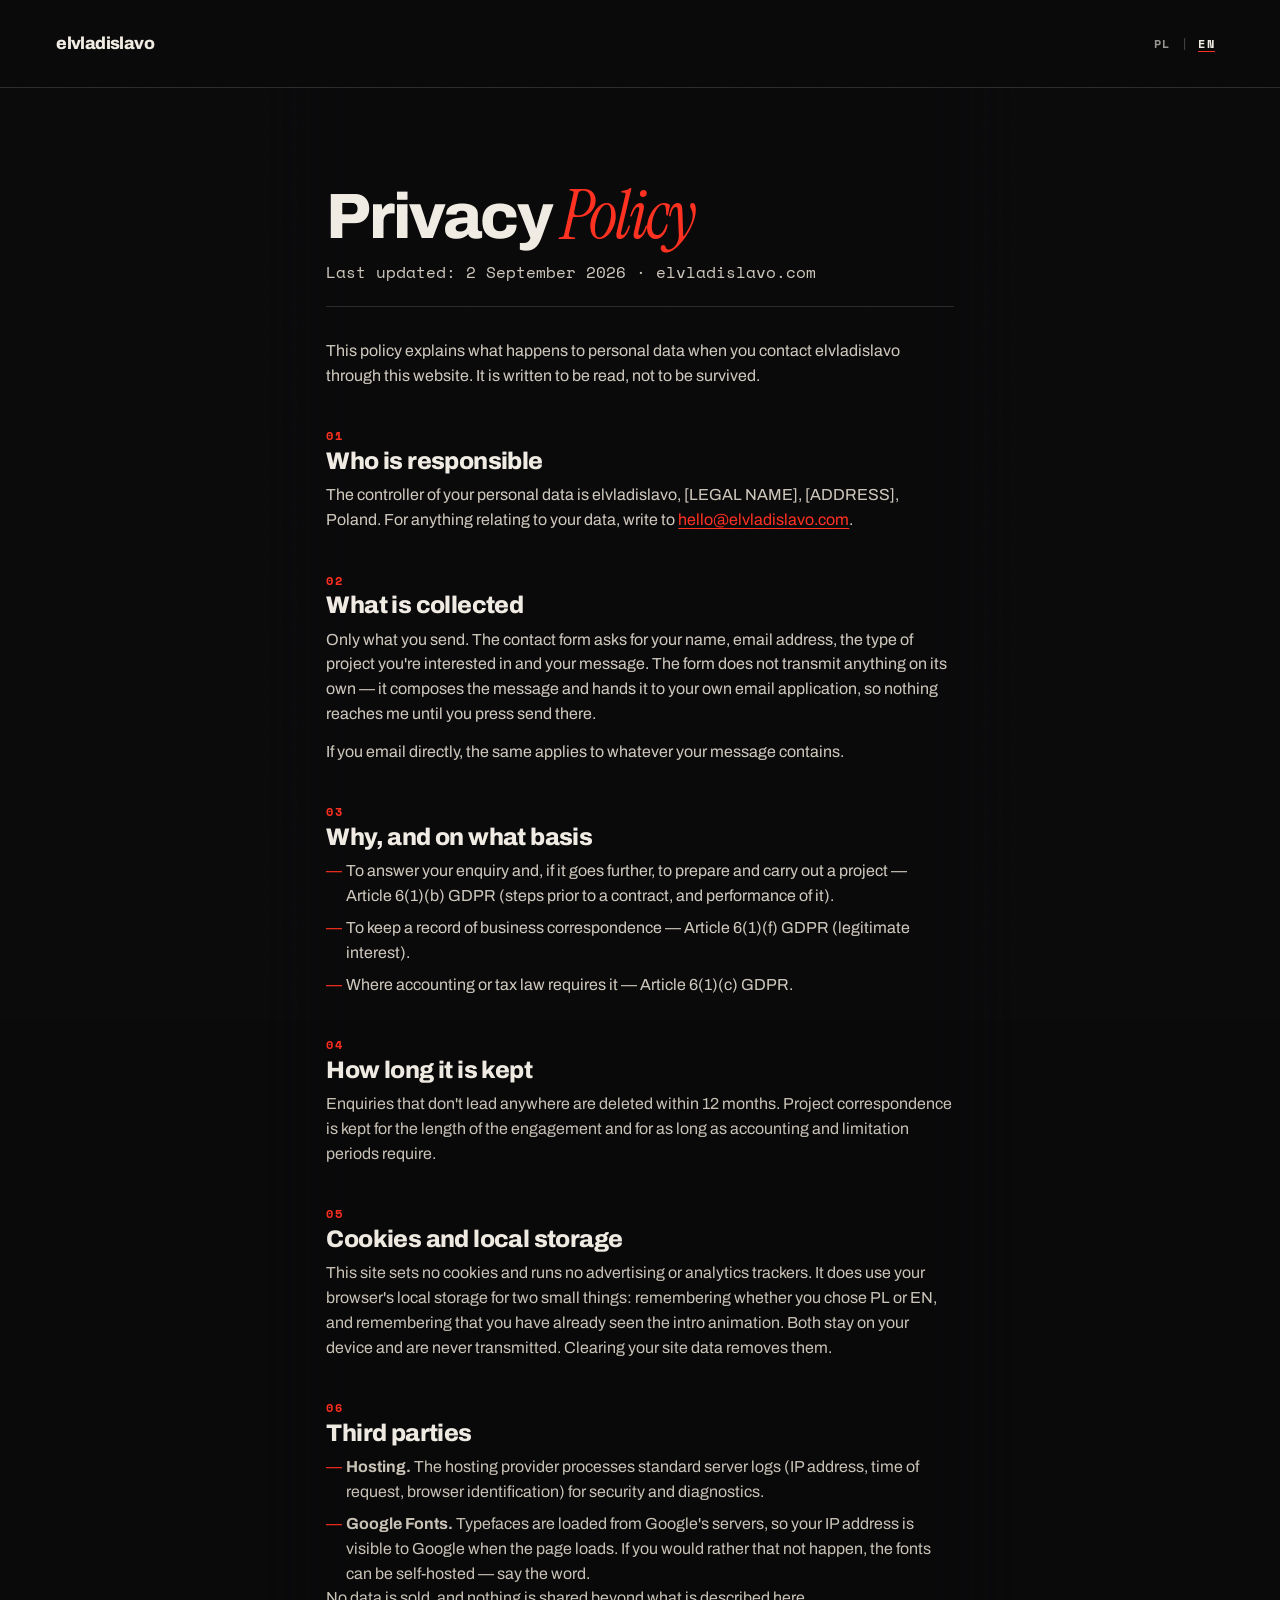
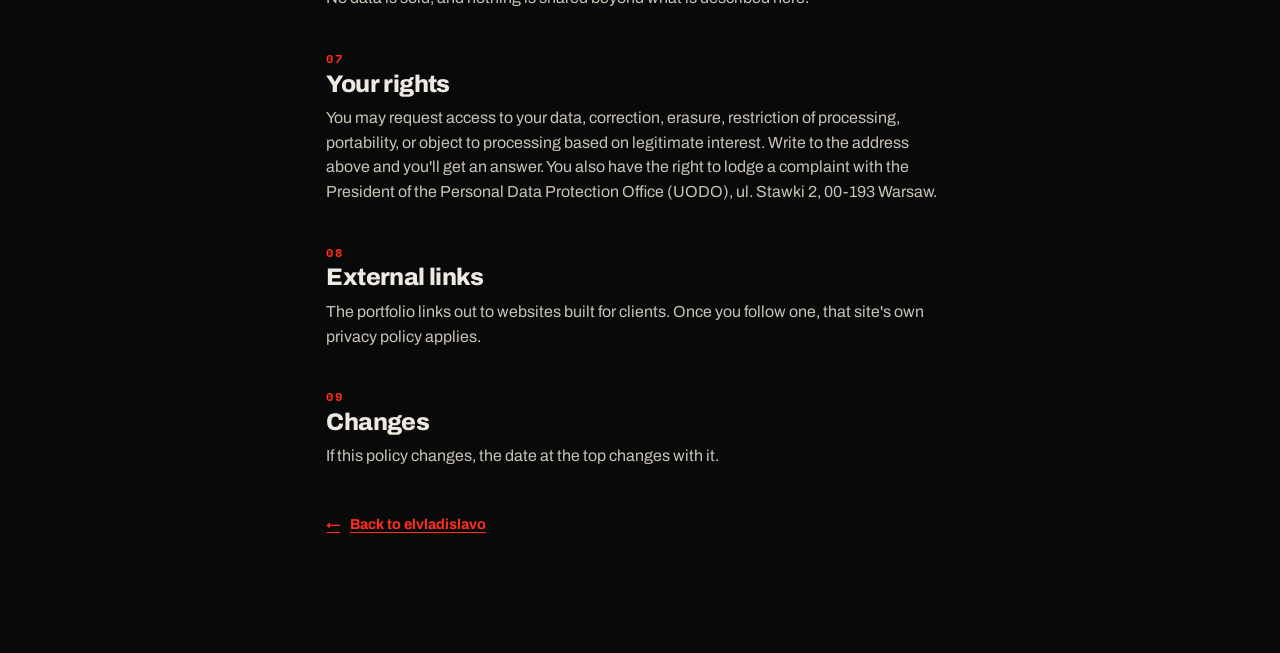
<file: privacy.html>
<!doctype html>
<html lang="pl" class="no-js">
<head>
<meta charset="utf-8">
<meta name="viewport" content="width=device-width, initial-scale=1, viewport-fit=cover">
<title>Polityka prywatności · elvladislavo</title>
<meta name="description" content="Jak elvladislavo przetwarza dane osobowe przesłane przez formularz kontaktowy i e-mailem.">
<link rel="canonical" href="https://elvladislavo.com/privacy.html">
<meta name="robots" content="index, follow">
<meta name="theme-color" content="#0A0A0B">
<meta name="color-scheme" content="dark">
<link rel="icon" href="assets/favicon.svg" type="image/svg+xml">
<link rel="icon" href="assets/favicon.ico" sizes="48x48">
<link rel="apple-touch-icon" href="assets/apple-touch-icon.png">
<link rel="preconnect" href="https://fonts.googleapis.com">
<link rel="preconnect" href="https://fonts.gstatic.com" crossorigin>
<link rel="stylesheet" href="https://fonts.googleapis.com/css2?family=Archivo:wdth,wght@62..125,100..900&family=Instrument+Serif:ital@0;1&family=Space+Mono:wght@400;700&display=swap">
<link rel="stylesheet" href="css/style.css">
<style>
  .doc { position: relative; max-width: 74ch; padding-top: calc(var(--nav-h) + clamp(3rem, 8vw, 6rem)); }
  /* A long read sits over the reaction, so the column carries its own ink. */
  .doc::before {
    content: ""; position: absolute; inset: 0 clamp(-3rem, -5vw, -1.5rem);
    z-index: -1; pointer-events: none;
    background: rgba(10, 10, 11, .66);
    -webkit-mask-image: linear-gradient(90deg, transparent, #000 10%, #000 90%, transparent);
    mask-image: linear-gradient(90deg, transparent, #000 10%, #000 90%, transparent);
  }
  .doc h1 { font-size: clamp(2.2rem, 6vw, 4rem); margin-bottom: .8rem; }
  .doc h1 em { font-family: var(--f-serif); font-style: italic; font-weight: 400; color: var(--red); font-size: 1.06em; }
  .doc h2 { font-size: clamp(1.15rem, 2vw, 1.5rem); margin: 2.6rem 0 .7rem; letter-spacing: -.025em; }
  .doc h2::before { content: attr(data-n); font: 700 .74rem/1 var(--f-mono); color: var(--red);
                    display: block; margin-bottom: .5rem; letter-spacing: .16em; }
  .doc p, .doc li { color: var(--bone-2); font-size: 1rem; }
  .doc p + p { margin-top: .8rem; }
  .doc ul { margin-top: .7rem; display: grid; gap: .45rem; }
  .doc li { padding-left: 1.2rem; position: relative; }
  .doc li::before { content: "—"; position: absolute; left: 0; color: var(--red); }
  .doc__meta { font: 400 .78rem/1.5 var(--f-mono); color: var(--mut);
               padding-bottom: 1.4rem; margin-bottom: 2rem; border-bottom: 1px solid var(--hair); }
  .doc a { color: var(--red); text-decoration: underline; text-underline-offset: 3px; }
  .doc__back { display: inline-flex; align-items: center; gap: .6rem; margin-top: 3rem;
               font: 700 .9rem/1 var(--f-sans); }
  .doc__back i { font-style: normal; transition: transform .4s var(--e-snap); }
  .doc__back:hover i { transform: translateX(-.3rem); }
</style>
<script>
(function(){var d=document.documentElement;d.className=d.className.replace('no-js','js');
var l=null;try{l=localStorage.getItem('elv-lang');}catch(e){}
if(l!=='pl'&&l!=='en'){l=/^pl\b/i.test(navigator.language||'')?'pl':'en';}d.lang=l;})();
</script>
</head>
<body>

<div class="bz" id="bz" aria-hidden="true">
  <canvas id="bzCanvas" width="2" height="2"></canvas>
  <div class="bz__veil"></div>
</div>
<div class="grain" aria-hidden="true"></div>

<header class="nav is-stuck">
  <a class="nav__logo" href="./" aria-label="elvladislavo — home">
    <span class="nav__word">elvladislavo</span>
  </a>
  <div class="nav__right">
    <div class="lang" role="group" aria-label="Language / Język">
      <button type="button" class="lang__btn" data-lang="pl">PL</button>
      <span class="lang__sep" aria-hidden="true">|</span>
      <button type="button" class="lang__btn" data-lang="en">EN</button>
    </div>
  </div>
</header>

<main class="sec doc">

<!-- ─────────────────────────────────────────────────────────────────────
     TODO before launch: replace [LEGAL NAME] and [ADDRESS] below with the
     registered details, and confirm the hosting provider named in §6.
     ───────────────────────────────────────────────────────────────── -->

<article id="doc-en" lang="en" hidden>
  <h1>Privacy <em>Policy</em></h1>
  <p class="doc__meta">Last updated: 2 September 2026 · elvladislavo.com</p>

  <p>This policy explains what happens to personal data when you contact elvladislavo through this website. It is written to be read, not to be survived.</p>

  <h2 data-n="01">Who is responsible</h2>
  <p>The controller of your personal data is elvladislavo, [LEGAL NAME], [ADDRESS], Poland. For anything relating to your data, write to <a href="mailto:hello@elvladislavo.com">hello@elvladislavo.com</a>.</p>

  <h2 data-n="02">What is collected</h2>
  <p>Only what you send. The contact form asks for your name, email address, the type of project you're interested in and your message. The form does not transmit anything on its own — it composes the message and hands it to your own email application, so nothing reaches me until you press send there.</p>
  <p>If you email directly, the same applies to whatever your message contains.</p>

  <h2 data-n="03">Why, and on what basis</h2>
  <ul>
    <li>To answer your enquiry and, if it goes further, to prepare and carry out a project — Article 6(1)(b) GDPR (steps prior to a contract, and performance of it).</li>
    <li>To keep a record of business correspondence — Article 6(1)(f) GDPR (legitimate interest).</li>
    <li>Where accounting or tax law requires it — Article 6(1)(c) GDPR.</li>
  </ul>

  <h2 data-n="04">How long it is kept</h2>
  <p>Enquiries that don't lead anywhere are deleted within 12 months. Project correspondence is kept for the length of the engagement and for as long as accounting and limitation periods require.</p>

  <h2 data-n="05">Cookies and local storage</h2>
  <p>This site sets no cookies and runs no advertising or analytics trackers. It does use your browser's local storage for two small things: remembering whether you chose PL or EN, and remembering that you have already seen the intro animation. Both stay on your device and are never transmitted. Clearing your site data removes them.</p>

  <h2 data-n="06">Third parties</h2>
  <ul>
    <li><b>Hosting.</b> The hosting provider processes standard server logs (IP address, time of request, browser identification) for security and diagnostics.</li>
    <li><b>Google Fonts.</b> Typefaces are loaded from Google's servers, so your IP address is visible to Google when the page loads. If you would rather that not happen, the fonts can be self-hosted — say the word.</li>
  </ul>
  <p>No data is sold, and nothing is shared beyond what is described here.</p>

  <h2 data-n="07">Your rights</h2>
  <p>You may request access to your data, correction, erasure, restriction of processing, portability, or object to processing based on legitimate interest. Write to the address above and you'll get an answer. You also have the right to lodge a complaint with the President of the Personal Data Protection Office (UODO), ul. Stawki 2, 00-193 Warsaw.</p>

  <h2 data-n="08">External links</h2>
  <p>The portfolio links out to websites built for clients. Once you follow one, that site's own privacy policy applies.</p>

  <h2 data-n="09">Changes</h2>
  <p>If this policy changes, the date at the top changes with it.</p>

  <a class="doc__back" href="./"><i aria-hidden="true">←</i> Back to elvladislavo</a>
</article>

<article id="doc-pl" lang="pl">
  <h1>Polityka <em>prywatności</em></h1>
  <p class="doc__meta">Ostatnia aktualizacja: 2 września 2026 · elvladislavo.com</p>

  <p>Ta polityka wyjaśnia, co dzieje się z danymi osobowymi, gdy kontaktujesz się z elvladislavo przez tę stronę. Napisana tak, żeby dało się ją przeczytać.</p>

  <h2 data-n="01">Kto odpowiada za dane</h2>
  <p>Administratorem Twoich danych osobowych jest elvladislavo, [NAZWA], [ADRES], Polska. W sprawach dotyczących danych pisz na <a href="mailto:hello@elvladislavo.com">hello@elvladislavo.com</a>.</p>

  <h2 data-n="02">Jakie dane są zbierane</h2>
  <p>Tylko te, które sam wysyłasz. Formularz kontaktowy pyta o imię, adres e-mail, rodzaj projektu i treść wiadomości. Formularz nie wysyła niczego samodzielnie — przygotowuje wiadomość i przekazuje ją do Twojego programu pocztowego, więc nic do mnie nie trafia, dopóki sam jej nie wyślesz.</p>
  <p>Jeśli piszesz bezpośrednio mailem, dotyczy to wszystkiego, co zawiera Twoja wiadomość.</p>

  <h2 data-n="03">W jakim celu i na jakiej podstawie</h2>
  <ul>
    <li>Aby odpowiedzieć na zapytanie, a jeśli sprawa pójdzie dalej — przygotować i zrealizować projekt: art. 6 ust. 1 lit. b RODO (działania przed zawarciem umowy i jej wykonanie).</li>
    <li>Aby prowadzić dokumentację korespondencji biznesowej: art. 6 ust. 1 lit. f RODO (prawnie uzasadniony interes).</li>
    <li>Gdy wymagają tego przepisy rachunkowe lub podatkowe: art. 6 ust. 1 lit. c RODO.</li>
  </ul>

  <h2 data-n="04">Jak długo są przechowywane</h2>
  <p>Zapytania, które nie prowadzą do współpracy, usuwam w ciągu 12 miesięcy. Korespondencję projektową przechowuję przez czas trwania współpracy oraz tak długo, jak wymagają tego przepisy rachunkowe i terminy przedawnienia.</p>

  <h2 data-n="05">Cookies i pamięć przeglądarki</h2>
  <p>Ta strona nie ustawia plików cookies ani nie używa trackerów reklamowych czy analitycznych. Korzysta z pamięci lokalnej przeglądarki w dwóch drobnych celach: zapamiętuje wybór języka (PL lub EN) oraz to, że animacja powitalna została już wyświetlona. Oba zapisy pozostają na Twoim urządzeniu i nie są nigdzie przesyłane. Wyczyszczenie danych witryny je usuwa.</p>

  <h2 data-n="06">Podmioty zewnętrzne</h2>
  <ul>
    <li><b>Hosting.</b> Dostawca hostingu przetwarza standardowe logi serwera (adres IP, czas zapytania, identyfikacja przeglądarki) w celach bezpieczeństwa i diagnostyki.</li>
    <li><b>Google Fonts.</b> Kroje pisma ładowane są z serwerów Google, więc przy wczytaniu strony Twój adres IP jest widoczny dla Google. Jeśli wolisz tego uniknąć, fonty można hostować lokalnie — wystarczy dać znać.</li>
  </ul>
  <p>Dane nie są sprzedawane i nie są udostępniane poza tym, co opisano powyżej.</p>

  <h2 data-n="07">Twoje prawa</h2>
  <p>Masz prawo żądać dostępu do swoich danych, ich sprostowania, usunięcia, ograniczenia przetwarzania, przeniesienia, a także wnieść sprzeciw wobec przetwarzania opartego na prawnie uzasadnionym interesie. Napisz na adres podany wyżej — dostaniesz odpowiedź. Masz również prawo wnieść skargę do Prezesa Urzędu Ochrony Danych Osobowych, ul. Stawki 2, 00-193 Warszawa.</p>

  <h2 data-n="08">Linki zewnętrzne</h2>
  <p>Portfolio prowadzi do stron zbudowanych dla klientów. Po przejściu na taką stronę obowiązuje jej własna polityka prywatności.</p>

  <h2 data-n="09">Zmiany</h2>
  <p>Jeśli polityka się zmieni, zmieni się też data na górze.</p>

  <a class="doc__back" href="./"><i aria-hidden="true">←</i> Wróć do elvladislavo</a>
</article>

</main>

<script>
(function () {
  var en = document.getElementById('doc-en');
  var pl = document.getElementById('doc-pl');
  function apply(l, remember) {
    var isPl = l === 'pl';
    document.documentElement.lang = l;
    en.hidden = isPl; pl.hidden = !isPl;
    document.title = isPl ? 'Polityka prywatności · elvladislavo' : 'Privacy Policy · elvladislavo';
    document.querySelectorAll('.lang__btn').forEach(function (b) {
      var on = b.dataset.lang === l;
      b.classList.toggle('is-on', on);
      b.setAttribute('aria-pressed', on ? 'true' : 'false');
    });
    if (remember) { try { localStorage.setItem('elv-lang', l); } catch (e) {} }
  }
  document.querySelectorAll('.lang__btn').forEach(function (b) {
    b.addEventListener('click', function () { apply(b.dataset.lang, true); });
  });
  apply(document.documentElement.lang === 'pl' ? 'pl' : 'en');
})();
</script>
<script src="js/bz.js" defer></script>
</body>
</html>
</file>
<file: css/style.css>
/* ═══════════════════════════════════════════════════════════════════════
   elvladislavo — independent web-development studio
   ───────────────────────────────────────────────────────────────────────
   00 · Tokens & reset          06 · Work              12 · Footer
   01 · Base type & utilities   07 · Services          13 · Motion primitives
   02 · Ambient (reaction/      08 · Approach (light)  14 · Responsive
        grain/cursor)           09 · Pricing           15 · Reduced motion
   03 · Loader                  10 · Process
   04 · Navigation              11 · Contact
   05 · Hero
   ═══════════════════════════════════════════════════════════════════════ */

/* ══ 00 · Tokens & reset ═══════════════════════════════════════════════ */
:root {
  --ink:      #0A0A0B;
  --ink-2:    #101012;
  --ink-3:    #17171A;
  --bone:     #EFEAE1;
  --bone-2:   #C9C2B6;
  --red:      #FF2E1F;
  --red-d:    #C4160C;
  --lime:     #C8FF3D;

  --mut:      rgba(239, 234, 225, .58);
  --hair:     rgba(239, 234, 225, .14);
  --hair-2:   rgba(239, 234, 225, .07);

  --f-sans:   "Archivo", system-ui, -apple-system, "Segoe UI", Roboto, Helvetica, Arial, sans-serif;
  --f-serif:  "Instrument Serif", Georgia, "Times New Roman", serif;
  --f-mono:   "Space Mono", ui-monospace, SFMono-Regular, Menlo, Consolas, monospace;

  --max:      1560px;
  --gut:      clamp(1.25rem, 4.4vw, 5rem);
  --gap:      clamp(1rem, 1.8vw, 2rem);
  --nav-h:    clamp(64px, 7vw, 88px);

  --e:        cubic-bezier(.22, 1, .36, 1);       /* soft out          */
  --e-io:     cubic-bezier(.65, .05, .36, 1);     /* in-out            */
  --e-snap:   cubic-bezier(.16, 1.02, .3, 1);     /* slight overshoot  */

  --bg:       var(--ink);
  --fg:       var(--bone);

  /* Reaction background — the three dials that keep type readable on top:
     how much ink sits over the waves, how soft they are, how bright.     */
  --bz-veil:  .64;
  --bz-blur:  1.6px;
  --bz-fade:  .86;

  /* Outline-only display type (the cropped wordmarks, the project ghosts)
     needs more stroke over moving waves than it did over flat ink. */
  --mark-line: rgba(239, 234, 225, .34);
}

*, *::before, *::after { box-sizing: border-box; }
* { margin: 0; }

html {
  /* The page background lives on the root so the fixed reaction canvas
     (a negative-z-index child of body) is not painted over by body. */
  background: var(--bg);
  -webkit-text-size-adjust: 100%;
  scroll-behavior: smooth;
  scroll-padding-top: calc(var(--nav-h) + 1.5rem);
  /* `clip` contains the deliberately over-wide, rotated bands without
     creating a scroll container (which would break sticky/fixed children). */
  overflow-x: hidden;
  overflow-x: clip;
}

body {
  background: transparent;
  color: var(--fg);
  font-family: var(--f-sans);
  font-size: clamp(1rem, .95rem + .2vw, 1.125rem);
  line-height: 1.55;
  font-weight: 400;
  overflow-x: hidden;
  overflow-x: clip;
  -webkit-font-smoothing: antialiased;
  -moz-osx-font-smoothing: grayscale;
  text-rendering: optimizeLegibility;
  transition: background-color .9s var(--e-io), color .9s var(--e-io);
}

img, picture, svg, video { display: block; max-width: 100%; }
img { height: auto; }
button, input, select, textarea { font: inherit; color: inherit; }
button { background: none; border: 0; cursor: pointer; }
a { color: inherit; text-decoration: none; }
ul, ol { list-style: none; padding: 0; }

::selection { background: var(--red); color: var(--bone); }

/* Focus: always visible, never subtle. */
:focus-visible {
  outline: 2px solid var(--red);
  outline-offset: 4px;
  border-radius: 2px;
}
.sec--light :focus-visible { outline-color: var(--red-d); }

/* ══ 01 · Base type & utilities ════════════════════════════════════════ */
h1, h2, h3, h4 {
  font-weight: 800;
  line-height: .92;
  letter-spacing: -.035em;
  text-wrap: balance;
}

em { font-style: normal; }

.vh {
  position: absolute !important;
  width: 1px; height: 1px;
  padding: 0; margin: -1px;
  overflow: hidden; clip-path: inset(50%);
  white-space: nowrap; border: 0;
}

.skip {
  position: fixed; top: 0; left: 50%;
  transform: translate(-50%, -130%);
  z-index: 300;
  background: var(--red); color: var(--bone);
  padding: .85rem 1.6rem;
  font: 700 .78rem/1 var(--f-mono);
  letter-spacing: .12em; text-transform: uppercase;
  transition: transform .3s var(--e);
}
.skip:focus { transform: translate(-50%, 0); }

.label {
  display: inline-flex; align-items: center; gap: .8rem;
  font: 400 clamp(.66rem, .9vw, .78rem)/1 var(--f-mono);
  letter-spacing: .2em; text-transform: uppercase;
  color: var(--mut);
}
.label i {
  font-style: normal; color: var(--red); font-weight: 700;
  padding-right: .8rem; border-right: 1px solid var(--hair);
}
.sec--light .label { color: rgba(10,10,11,.68); }
.sec--light .label i { color: var(--red-d); border-right-color: rgba(10,10,11,.16); }

/* Section shell -------------------------------------------------------- */
.sec {
  position: relative;
  padding: clamp(4.5rem, 9vw, 8.5rem) var(--gut);
  max-width: var(--max);
  margin-inline: auto;
}
.sec--light {
  max-width: none;
  background: color-mix(in srgb, var(--bone) 95%, transparent);
  color: var(--ink);
  border-block: 5px solid var(--red);
  -webkit-backdrop-filter: blur(6px) saturate(.75);
  backdrop-filter: blur(6px) saturate(.75);
}
@supports not (background: color-mix(in srgb, white 50%, transparent)) {
  .sec--light { background: rgba(239, 234, 225, .95); }
}
.sec--light > * { max-width: var(--max); margin-inline: auto; }

.sec__head { margin-bottom: clamp(3rem, 7vw, 6rem); position: relative; z-index: 2; }
.sec__head--split {
  display: grid;
  grid-template-columns: minmax(0, 1.45fr) minmax(0, .9fr);
  gap: var(--gap) clamp(2rem, 6vw, 7rem);
  align-items: end;
}
.sec__title {
  font-size: clamp(2.6rem, 7.4vw, 6.6rem);
  margin-top: clamp(1rem, 2.2vw, 2rem);
  max-width: 18ch;
}
.sec__title--xl { font-size: clamp(2.9rem, 9vw, 8.4rem); max-width: 14ch; }
.sec__title em {
  font-family: var(--f-serif);
  font-style: italic;
  font-weight: 400;
  color: var(--red);
  letter-spacing: -.01em;
  font-size: 1.06em;
}
.sec--light .sec__title em { color: var(--red-d); }
.sec__lede, .sec__note {
  margin-top: 1.4rem;
  max-width: 46ch;
  color: var(--mut);
  font-size: clamp(.98rem, 1.1vw, 1.12rem);
}
.sec__note { margin-top: 0; padding-bottom: .5rem; }

/* Buttons -------------------------------------------------------------- */
.btn {
  --btn-bg: var(--red);
  position: relative;
  display: inline-flex; align-items: center; gap: .8rem;
  padding: clamp(.95rem, 1.5vw, 1.2rem) clamp(1.5rem, 2.4vw, 2rem);
  font: 700 clamp(.82rem, .95vw, .95rem)/1 var(--f-sans);
  letter-spacing: .01em;
  border: 1px solid transparent;
  overflow: hidden;
  isolation: isolate;
  will-change: transform;
  transition: color .35s var(--e), border-color .35s var(--e);
}
.btn::before {
  content: ""; position: absolute; inset: 0; z-index: -1;
  background: var(--btn-bg);
  transform: translateY(0);
  transition: transform .5s var(--e);
}
.btn::after {
  content: ""; position: absolute; inset: 0; z-index: -1;
  background: var(--bone);
  transform: translateY(101%);
  transition: transform .5s var(--e);
}
.btn:hover::after, .btn:focus-visible::after { transform: translateY(0); }
.btn:hover::before, .btn:focus-visible::before { transform: translateY(-101%); }

.btn--fill { color: var(--bone); }
.btn--fill:hover, .btn--fill:focus-visible { color: var(--ink); }

.btn--ghost { --btn-bg: transparent; border-color: var(--hair); color: var(--fg); }
.btn--ghost:hover, .btn--ghost:focus-visible { color: var(--ink); border-color: var(--bone); }

.btn--send { color: var(--bone); align-self: start; justify-self: start; }
.btn--send:hover, .btn--send:focus-visible { color: var(--ink); }
.btn[disabled] { pointer-events: none; opacity: .55; }

.btn__t { position: relative; z-index: 1; }
.btn__a {
  position: relative; z-index: 1;
  display: inline-block;
  transition: transform .45s var(--e-snap);
}
.btn:hover .btn__a { transform: translateX(.35rem); }
.btn--ghost:hover .btn__a { transform: translateY(.25rem); }

/* Three steps keep the type off the waves, none of them a visible panel:
   a veil over the canvas itself, a flat scrim per dark section, and a soft
   ink halo under the blocks that actually carry copy. */
.sec:not(.sec--light)::before,
.foot::before {
  content: "";
  position: absolute; inset: 0;
  z-index: -1;
  pointer-events: none;
  background: rgba(10, 10, 11, .56);
}

.hero__meta::before,
.hero__eyebrow::before,
.hero__scroll::before,
.sec__head::before,
.svc::before,
.projects::before,
.prices::before,
.steps::before,
.contact__grid::before,
.pricing__foot::before,
.foot__top::before,
.foot__bar::before {
  content: "";
  position: absolute;
  /* Wide on purpose: the sides run past the content (and past the viewport),
     so the copy sits in the dense middle of the ellipse and the fade happens
     where nothing is reading. */
  inset: clamp(-5rem, -6vw, -2rem) -24vw;
  z-index: -1;
  pointer-events: none;
  /* Radii are halves of the box — a radial-gradient's percentages are of the
     whole box, not the half — so the ink fades to nothing before the edge and
     no rectangle shows up over the waves. */
  background: radial-gradient(52% 54% at 50% 50%,
    rgba(10, 10, 11, .66) 0%, rgba(10, 10, 11, .46) 54%, rgba(10, 10, 11, 0) 100%);
}

/* The hero carries no section scrim — the waves are at full strength there —
   so its halo does the whole job. It hangs on the section rather than on the
   copy, at a z-index below the cropped wordmark, so the mark reads against
   the quieter ground instead of being painted over by it. The box runs well
   past the viewport on both sides: the dense middle of the ellipse lands
   under the copy and the fade happens off-screen. */
.hero::before {
  content: "";
  position: absolute;
  inset: -4rem -26vw 0;
  z-index: 0;
  pointer-events: none;
  background: radial-gradient(50% 56% at 50% 46%,
    rgba(10, 10, 11, .82) 0%, rgba(10, 10, 11, .6) 54%, rgba(10, 10, 11, 0) 100%);
}
.hero__meta::before,
.hero__eyebrow::before,
.hero__scroll::before {
  inset: clamp(-3.5rem, -4vw, -2rem) clamp(-3rem, -3.5vw, -1.6rem);
  background: radial-gradient(54% 56% at 50% 50%,
    rgba(10, 10, 11, .72) 0%, rgba(10, 10, 11, .5) 52%, rgba(10, 10, 11, 0) 100%);
}
.sec--light .sec__head::before { display: none; }

/* ══ 02 · Ambient — reaction, grain & cursor ═══════════════════════════ */

/* Belousov–Zhabotinsky waves on one fixed canvas behind the whole page.
   The canvas itself is coarse (a cell is 5–9 px, the browser smooths it);
   the blur and the ink veil above it keep sharp local contrast away from
   the type without hiding the spirals. */
.bz {
  position: fixed; inset: 0;
  z-index: -1;
  pointer-events: none;
  background: var(--ink);
  contain: layout paint style;
}
.bz canvas {
  width: 100%; height: 100%;
  opacity: 0;
  filter: blur(var(--bz-blur)) saturate(1.05);
  transform: scale(1.04);          /* hides the blur's soft edge */
  /* Arrives on the same curve and in the same breath as the section
     reveals, so it reads as part of the page coming in, not a late guest. */
  transition: opacity .9s var(--e);
}
.bz.is-on canvas { opacity: var(--bz-fade); }
.bz__veil {
  position: absolute; inset: 0;
  background:
    linear-gradient(180deg, rgba(10, 10, 11, .72) 0%, rgba(10, 10, 11, 0) 210px),
    radial-gradient(125% 90% at 72% 34%,
      rgba(10, 10, 11, calc(var(--bz-veil) - .14)) 0%,
      rgba(10, 10, 11, var(--bz-veil)) 48%,
      rgba(10, 10, 11, calc(var(--bz-veil) + .2)) 100%);
}

.grain {
  position: fixed; inset: -120px;
  z-index: 200; pointer-events: none;
  opacity: .34;
  mix-blend-mode: overlay;
  background-image: url("data:image/svg+xml;utf8,<svg xmlns='http://www.w3.org/2000/svg' width='200' height='200'><filter id='n'><feTurbulence type='fractalNoise' baseFrequency='0.82' numOctaves='4' stitchTiles='stitch'/><feColorMatrix type='saturate' values='0'/></filter><rect width='200' height='200' filter='url(%23n)'/></svg>");
  animation: grain 1s steps(6) infinite;
  will-change: transform;
}
@keyframes grain {
  0%   { transform: translate3d(0, 0, 0); }
  16%  { transform: translate3d(-2%, 1%, 0); }
  33%  { transform: translate3d(1%, -2%, 0); }
  50%  { transform: translate3d(-1%, 2%, 0); }
  66%  { transform: translate3d(2%, 1%, 0); }
  83%  { transform: translate3d(-2%, -1%, 0); }
  100% { transform: translate3d(0, 0, 0); }
}

.cursor { display: none; }
@media (hover: hover) and (pointer: fine) {
  .cursor {
    display: block;
    position: fixed; top: 0; left: 0;
    z-index: 250; pointer-events: none;
    mix-blend-mode: difference;
  }
  .cursor__dot, .cursor__ring {
    position: fixed; top: 0; left: 0;
    border-radius: 50%;
    will-change: transform;
  }
  .cursor__dot {
    width: 7px; height: 7px;
    margin: -3.5px 0 0 -3.5px;
    background: var(--red);
  }
  .cursor__ring {
    width: 38px; height: 38px;
    margin: -19px 0 0 -19px;
    border: 1px solid rgba(239, 234, 225, .55);
    display: grid; place-items: center;
    transition: width .4s var(--e), height .4s var(--e),
                margin .4s var(--e), border-color .3s, background-color .3s;
  }
  .cursor__label {
    font: 700 .62rem/1 var(--f-mono);
    letter-spacing: .12em;
    color: var(--bone);
    opacity: 0; transform: scale(.7);
    transition: opacity .25s var(--e), transform .35s var(--e-snap);
    white-space: nowrap;
  }
  .cursor.is-link .cursor__ring { width: 62px; height: 62px; margin: -31px 0 0 -31px; }
  .cursor.is-view .cursor__ring {
    width: 108px; height: 108px; margin: -54px 0 0 -54px;
    background: var(--red); border-color: var(--red);
  }
  .cursor.is-view .cursor__label { opacity: 1; transform: scale(1); }
  .cursor.is-view .cursor__dot { opacity: 0; }
  .cursor.is-hidden { opacity: 0; }
  html.has-cursor,
  html.has-cursor * { cursor: none !important; }
}

/* ══ 03 · Loader ═══════════════════════════════════════════════════════ */
.loader {
  position: fixed; inset: 0; z-index: 400;
  background: var(--ink);
  display: grid; place-items: center;
  overflow: hidden;
}
.loader__stage { position: relative; width: min(560px, 72vw); text-align: center; }
.loader__mark {
  font-size: clamp(1.6rem, 4.6vw, 2.9rem);
  font-weight: 800; letter-spacing: -.045em;
  margin-bottom: 1.5rem;
  display: flex; justify-content: center;
}
.loader__mark .lc {
  display: inline-block;
  transform: translateY(115%);
  animation: lcIn .75s var(--e) forwards;
}
@keyframes lcIn { to { transform: translateY(0); } }
.loader__rule {
  height: 2px; background: var(--hair-2); position: relative; overflow: hidden;
}
.loader__rule i {
  position: absolute; inset: 0;
  background: var(--red);
  transform: scaleX(0); transform-origin: left;
}
.loader__num {
  margin-top: .9rem;
  font: 400 .74rem/1 var(--f-mono);
  letter-spacing: .22em; color: var(--mut);
  text-align: right;
}
.loader__wipe {
  position: absolute; inset: 0;
  background: var(--red);
  transform: scaleY(0); transform-origin: bottom;
}
.loader.is-out .loader__stage { opacity: 0; transition: opacity .3s; }
.loader.is-out .loader__wipe {
  animation: wipe 1s var(--e-io) forwards;
}
@keyframes wipe {
  0%   { transform: scaleY(0); transform-origin: bottom; }
  45%  { transform: scaleY(1); transform-origin: bottom; }
  55%  { transform: scaleY(1); transform-origin: top; }
  100% { transform: scaleY(0); transform-origin: top; }
}
.loader.is-done { display: none; }

/* Content gate — held until the language + loader are settled. */
.gate, .foot { opacity: 1; transition: opacity .5s var(--e); }
html.is-preload .gate,
html.is-preload .foot,
html.is-preload .nav { opacity: 0; }
html.is-preload { overflow: hidden; }

/* ══ 04 · Navigation ═══════════════════════════════════════════════════ */
.nav {
  position: fixed; top: 0; left: 0; right: 0; z-index: 150;
  height: var(--nav-h);
  display: flex; align-items: center; justify-content: space-between;
  gap: 1rem;
  padding-inline: var(--gut);
  transition: opacity .5s var(--e), background-color .45s var(--e),
              backdrop-filter .45s var(--e), color .5s var(--e-io);
}
.nav::after {
  content: ""; position: absolute; left: 0; right: 0; bottom: 0;
  height: 1px; background: var(--hair);
  transform: scaleX(0); transform-origin: left;
  transition: transform .7s var(--e);
}
.nav.is-stuck {
  background: color-mix(in srgb, var(--ink) 72%, transparent);
  backdrop-filter: blur(16px) saturate(1.3);
  -webkit-backdrop-filter: blur(16px) saturate(1.3);
}
.nav.is-stuck::after { transform: scaleX(1); }

/* Inverts while the light section is behind it. */
.nav.is-invert { color: var(--ink); }
.nav.is-invert.is-stuck { background: color-mix(in srgb, var(--bone) 76%, transparent); }
.nav.is-invert::after { background: rgba(10,10,11,.18); }
.nav.is-invert .nav__list a { color: rgba(10,10,11,.62); }
.nav.is-invert .nav__list a:hover,
.nav.is-invert .nav__list a.is-active { color: var(--ink); }
.nav.is-invert .lang__btn { color: rgba(10,10,11,.5); }
.nav.is-invert .lang__btn.is-on { color: var(--ink); }
.nav.is-invert .lang__sep { color: rgba(10,10,11,.3); }
.nav.is-invert .burger i { background: var(--ink); }

.nav__logo {
  display: inline-flex; align-items: center; gap: .62rem;
  font-weight: 800; letter-spacing: -.035em;
  font-size: clamp(1rem, 1.35vw, 1.2rem);
  position: relative; z-index: 2;
}
.nav__word {
  transition: font-variation-settings .55s var(--e);
  font-variation-settings: "wdth" 100;
}
.nav__logo:hover .nav__word { font-variation-settings: "wdth" 88; }

.nav__menu { position: relative; }
.nav__list {
  display: flex; gap: clamp(1.4rem, 2.6vw, 2.8rem);
  font: 500 clamp(.82rem, .95vw, .92rem)/1 var(--f-sans);
}
.nav__list a {
  position: relative;
  color: var(--mut);
  padding-block: .5rem;
  transition: color .3s var(--e);
}
.nav__list a:hover, .nav__list a.is-active { color: var(--fg); }
.nav__ind {
  position: absolute; bottom: -2px; left: 0;
  width: 1px; height: 2px; background: var(--red);
  transform: translateX(0) scaleX(0);
  transform-origin: left;
  transition: transform .55s var(--e);
}

.nav__right { display: flex; align-items: center; gap: clamp(.9rem, 2vw, 1.6rem); }

.lang { display: inline-flex; align-items: center; gap: .1rem; }
.lang__btn {
  font: 700 .78rem/1 var(--f-mono);
  letter-spacing: .1em;
  color: var(--mut);
  /* Comfortable target (WCAG 2.5.8) without a visually chunky control. */
  padding: .8rem .55rem;
  position: relative;
  transition: color .3s var(--e);
}
.lang__btn::after {
  content: ""; position: absolute; left: .55rem; right: .55rem; bottom: .7rem; height: 1px;
  background: var(--red);
  transform: scaleX(0); transform-origin: right;
  transition: transform .4s var(--e);
}
.lang__btn:hover { color: var(--fg); }
.lang__btn:hover::after, .lang__btn.is-on::after { transform: scaleX(1); transform-origin: left; }
.lang__btn.is-on { color: var(--fg); }
.lang__sep {
  color: rgba(239,234,225,.28); font: 400 .78rem/1 var(--f-mono);
  pointer-events: none;
}

.burger { display: none; position: relative; z-index: 2; width: 30px; height: 22px; }
.burger i {
  position: absolute; left: 0; right: 0; height: 2px;
  background: var(--fg);
  transition: transform .45s var(--e), width .45s var(--e);
}
.burger i:first-of-type { top: 5px; }
.burger i:last-of-type  { bottom: 5px; width: 66%; }
.burger[aria-expanded="true"] i:first-of-type { transform: translateY(5px) rotate(45deg); }
.burger[aria-expanded="true"] i:last-of-type  { transform: translateY(-5px) rotate(-45deg); width: 100%; }

/* Mobile menu ---------------------------------------------------------- */
.mmenu {
  position: fixed; inset: 0; z-index: 140;
  visibility: hidden;
  display: grid; align-items: center;
  padding: calc(var(--nav-h) + 2rem) var(--gut) 2rem;
}
.mmenu__bg {
  position: absolute; inset: 0;
  background: var(--ink-2);
  clip-path: inset(0 0 100% 0);
  transition: clip-path .7s var(--e-io);
}
.mmenu__bg::before {
  content: ""; position: absolute; right: -20%; top: -18%;
  width: 90vw; aspect-ratio: 1; border-radius: 50%;
  background: radial-gradient(closest-side, rgba(255,46,31,.5), transparent 70%);
  filter: blur(70px);
}
.mmenu__inner { position: relative; }
.mmenu.is-open { visibility: visible; }
.mmenu.is-open .mmenu__bg { clip-path: inset(0 0 0 0); }

.mmenu ul { display: grid; gap: .2rem; }
.mmenu li a {
  display: flex; align-items: baseline; gap: 1rem;
  font-size: clamp(2.2rem, 11vw, 3.6rem);
  font-weight: 800; letter-spacing: -.04em;
  padding-block: .35rem;
  opacity: 0; transform: translateY(28px);
  transition: opacity .5s var(--e), transform .6s var(--e), color .3s;
}
.mmenu.is-open li a { opacity: 1; transform: none; }
.mmenu.is-open li:nth-child(1) a { transition-delay: .16s; }
.mmenu.is-open li:nth-child(2) a { transition-delay: .22s; }
.mmenu.is-open li:nth-child(3) a { transition-delay: .28s; }
.mmenu.is-open li:nth-child(4) a { transition-delay: .34s; }
.mmenu li a:hover { color: var(--red); }
.mmenu__n {
  font: 400 .74rem/1 var(--f-mono);
  color: var(--red); letter-spacing: .12em;
}
.mmenu__foot {
  margin-top: 3rem; padding-top: 1.6rem;
  border-top: 1px solid var(--hair);
  display: flex; justify-content: space-between; align-items: center;
  gap: 1rem; flex-wrap: wrap;
  font: 400 .82rem/1 var(--f-mono);
  color: var(--mut);
  opacity: 0; transition: opacity .5s var(--e) .4s;
}
.mmenu.is-open .mmenu__foot { opacity: 1; }

/* ══ 05 · Hero ═════════════════════════════════════════════════════════ */
.hero {
  position: relative;
  min-height: 100svh;
  display: flex; align-items: center;
  padding: calc(var(--nav-h) + clamp(2rem, 6vh, 5rem)) var(--gut) clamp(7rem, 16vh, 11rem);
  overflow: hidden;
  isolation: isolate;
}
.ring {
  position: absolute; border-radius: 50%;
  border: 1px solid var(--hair);
  will-change: transform;
}
.ring--3 {
  position: absolute; width: min(38vw, 460px); aspect-ratio: 1;
  right: -6vw; top: 10%;
  border: 1px dashed rgba(255,46,31,.3);
  animation: spin 60s linear infinite reverse;
}
@keyframes spin { to { transform: rotate(360deg); } }

.hero__inner {
  position: relative; z-index: 2;
  width: 100%; max-width: var(--max); margin-inline: auto;
  display: grid;
  grid-template-columns: repeat(12, minmax(0, 1fr));
  gap: 0 var(--gap);
}
.hero__eyebrow {
  position: relative;
  grid-column: 1 / -1;
  display: inline-flex; align-items: center; gap: .8rem;
  font: 400 clamp(.68rem, .9vw, .8rem)/1 var(--f-mono);
  letter-spacing: .22em; text-transform: uppercase;
  color: var(--mut);
  margin-bottom: clamp(1.4rem, 3vw, 2.4rem);
}
.hero__eyebrow .dot {
  width: 7px; height: 7px; border-radius: 50%; background: var(--red);
  animation: pulse 2.6s var(--e-io) infinite;
}
@keyframes pulse {
  0%, 100% { transform: scale(1); opacity: 1; }
  50%      { transform: scale(1.6); opacity: .45; }
}

.hero__title {
  grid-column: 1 / 11;
  font-size: clamp(2.85rem, 8.4vw, 9.4rem);
  line-height: .87;
  letter-spacing: -.045em;
  font-variation-settings: "wdth" 96;
  max-width: 15ch;
}
.hero__title em {
  font-family: var(--f-serif);
  font-style: italic; font-weight: 400;
  color: var(--red);
  font-size: 1.05em;
  letter-spacing: -.005em;
  padding-right: .04em;
}
.hero__lede {
  grid-column: 1 / 7;
  margin-top: clamp(1.4rem, 3vw, 2.4rem);
  max-width: 34ch;
  color: var(--mut);
  font-size: clamp(1.02rem, 1.35vw, 1.3rem);
  line-height: 1.45;
}
.hero__actions {
  grid-column: 1 / 9;
  margin-top: clamp(2rem, 4vw, 3.2rem);
  display: flex; flex-wrap: wrap; align-items: flex-start; gap: .85rem;
}
.hero__meta {
  position: relative;
  grid-column: 10 / -1;
  align-self: end;
  margin-top: clamp(2rem, 4vw, 3.2rem);
  display: grid; gap: .9rem;
  font: 400 .76rem/1.3 var(--f-mono);
  letter-spacing: .04em;
}
.hero__meta li {
  display: grid; gap: .3rem;
  padding-top: .7rem;
  border-top: 1px solid var(--hair);
}
.hero__meta span { color: rgba(239,234,225,.56); text-transform: uppercase; letter-spacing: .16em; font-size: .66rem; }
.hero__meta b { font-weight: 700; }
.hero__meta .live { display: inline-flex; align-items: center; gap: .5rem; }
.hero__meta .live i {
  width: 6px; height: 6px; border-radius: 50%; background: var(--lime);
  box-shadow: 0 0 0 0 rgba(200,255,61,.6);
  animation: ping 2.4s var(--e-io) infinite;
}
@keyframes ping {
  0%   { box-shadow: 0 0 0 0 rgba(200,255,61,.55); }
  70%  { box-shadow: 0 0 0 9px rgba(200,255,61,0); }
  100% { box-shadow: 0 0 0 0 rgba(200,255,61,0); }
}

/* Oversized cropped wordmark */
.hero__mark {
  position: absolute; left: 0; right: 0; bottom: 0;
  z-index: 1; pointer-events: none;
  overflow: hidden;
  line-height: .74;
  transform: translateY(9%);
}
.hero__mark span {
  display: block;
  font-size: 17.4vw;
  font-weight: 900;
  letter-spacing: -.055em;
  text-align: center;
  color: transparent;
  -webkit-text-stroke: 1px var(--mark-line);
  font-variation-settings: "wdth" 100;
  white-space: nowrap;
}

.hero__scroll {
  position: absolute; left: var(--gut); bottom: clamp(1.6rem, 4vh, 2.6rem);
  z-index: 3;
  display: inline-flex; align-items: center; gap: .8rem;
  font: 400 .68rem/1 var(--f-mono);
  letter-spacing: .24em; text-transform: uppercase;
  color: var(--mut);
  transition: color .3s;
}
.hero__scroll:hover { color: var(--fg); }
.hero__scroll-l {
  width: 46px; height: 1px; background: var(--hair); position: relative; overflow: hidden;
}
.hero__scroll-l::after {
  content: ""; position: absolute; inset: 0; background: var(--red);
  animation: sweep 2.4s var(--e-io) infinite;
}
@keyframes sweep {
  0%   { transform: translateX(-100%); }
  60%  { transform: translateX(100%); }
  100% { transform: translateX(100%); }
}

/* ══ 06 · Work ═════════════════════════════════════════════════════════ */
.work { padding-top: clamp(5rem, 11vw, 10rem); }
.projects {
  position: relative;
  display: grid;
  grid-template-columns: repeat(12, minmax(0, 1fr));
  gap: var(--gap);
}
.proj { position: relative; }
.proj--a { grid-column: 1 / 7; }
.proj--b { grid-column: 7 / -1; margin-top: clamp(7rem, 19vw, 21rem); }

.proj__ghost {
  position: absolute; top: -.56em; left: -.05em;
  z-index: 2; pointer-events: none;
  font-size: clamp(3.2rem, 10.5vw, 11.5rem);
  font-weight: 900; letter-spacing: -.05em;
  color: transparent;
  -webkit-text-stroke: 1px var(--mark-line);
  white-space: nowrap;
  transform: translate3d(var(--px, 0px), 0, 0);
  will-change: transform;
}
.proj__ghost::before {
  content: "";
  position: absolute;
  inset: -30% -12%;
  z-index: -1;
  background: radial-gradient(50% 50% at 50% 50%,
    rgba(10, 10, 11, .52) 0%, rgba(10, 10, 11, .3) 54%, rgba(10, 10, 11, 0) 100%);
}
.proj--b .proj__ghost { left: auto; right: -.05em; }

.proj__link {
  position: relative; z-index: 1;
  display: grid; gap: clamp(1.4rem, 2.6vw, 2.2rem);
}
.proj__media {
  position: relative;
  display: block;
  overflow: hidden;
  aspect-ratio: 8 / 5;
  background: var(--ink-3);
}
.proj--b .proj__media { aspect-ratio: 8 / 5; }
.proj__media img {
  width: 100%; height: 100%; object-fit: cover;
  transform: scale(1.02);
  transition: transform 1.1s var(--e), filter .6s var(--e), opacity .7s var(--e);
  will-change: transform;
}
.proj__media > picture:not(.proj__shot) img { opacity: 1; }
.proj__shot {
  position: absolute; inset: 0;
  opacity: 0;
  transition: opacity .7s var(--e);
}
.proj__shot img {
  width: 100%; height: 100%;
  object-fit: cover; object-position: top center;
  transform-origin: top center;
}
@media (hover: hover) and (pointer: fine) {
  .proj__link:hover .proj__shot,
  .proj__link:focus-visible .proj__shot { opacity: 1; }
  .proj__link:hover .proj__media > picture:not(.proj__shot) img,
  .proj__link:focus-visible .proj__media > picture:not(.proj__shot) img { opacity: 0; }
}
@media (hover: none) {
  .proj__shot { opacity: 1; }
  .proj__media > picture:not(.proj__shot) img { opacity: 0; }
}
.proj__veil {
  position: absolute; inset: 0;
  background:
    linear-gradient(180deg, transparent 40%, rgba(10,10,11,.55)),
    radial-gradient(90% 70% at 50% 100%, rgba(255,46,31,.42), transparent 70%);
  opacity: 0;
  transition: opacity .6s var(--e);
}
.proj__mask {
  position: absolute; inset: 0;
  background: var(--red);
  transform: scaleY(1); transform-origin: bottom;
  transition: transform 1.05s var(--e-io);
}
.proj.is-in .proj__mask { transform: scaleY(0); }

.proj__link:hover .proj__media img,
.proj__link:focus-visible .proj__media img { transform: scale(1.09); }
.proj__link:hover .proj__veil,
.proj__link:focus-visible .proj__veil { opacity: 1; }

.proj__info { display: grid; gap: .55rem; }
.proj__top {
  display: flex; align-items: center; justify-content: space-between;
  padding-bottom: .9rem; margin-bottom: .4rem;
  border-bottom: 1px solid var(--hair);
  font: 400 .72rem/1 var(--f-mono);
  letter-spacing: .18em; text-transform: uppercase;
}
.proj__num { color: var(--red); font-weight: 700; }
.proj__cat { color: var(--mut); }
.proj__name {
  font-size: clamp(1.75rem, 3.6vw, 3.1rem);
  font-weight: 800; letter-spacing: -.04em; line-height: .96;
  transition: font-variation-settings .6s var(--e);
  font-variation-settings: "wdth" 100;
}
.proj__link:hover .proj__name { font-variation-settings: "wdth" 90; }
.proj__domain {
  font: 400 .78rem/1 var(--f-mono);
  color: var(--red);
  letter-spacing: .04em;
}
.proj__desc {
  color: var(--mut); max-width: 42ch; margin-top: .35rem;
  font-size: clamp(.94rem, 1vw, 1.02rem);
}
.proj__cta {
  display: inline-flex; align-items: center; gap: .6rem;
  margin-top: .9rem;
  font: 700 .88rem/1 var(--f-sans);
  padding-bottom: .45rem;
  position: relative; width: fit-content;
}
.proj__cta::after {
  content: ""; position: absolute; left: 0; right: 0; bottom: 0; height: 1px;
  background: var(--fg);
  transform: scaleX(1); transform-origin: right;
  transition: transform .5s var(--e);
}
.proj__link:hover .proj__cta::after { transform: scaleX(0); }
.proj__cta i { font-style: normal; transition: transform .5s var(--e-snap); }
.proj__link:hover .proj__cta i { transform: translateX(.4rem); }

/* ══ 07 · Services ═════════════════════════════════════════════════════ */
.svc { position: relative; border-top: 1px solid var(--hair); }
.svc__item { border-bottom: 1px solid var(--hair); position: relative; }
.svc__h { font: inherit; letter-spacing: normal; }

.svc__row {
  position: relative;
  width: 100%; text-align: left;
  display: grid;
  grid-template-columns: clamp(3rem, 5vw, 5rem) minmax(0, auto) minmax(0, 1fr) 2.4rem;
  align-items: center;
  gap: clamp(.8rem, 2.6vw, 2.6rem);
  padding: clamp(1.5rem, 3.1vw, 2.7rem) clamp(.5rem, 1.6vw, 1.6rem);
  isolation: isolate;
  transition: color .45s var(--e), padding-left .5s var(--e);
}
.svc__row::before {
  content: ""; position: absolute; inset: 0; z-index: -1;
  background: var(--red);
  transform: scaleY(0); transform-origin: bottom;
  transition: transform .55s var(--e-io);
}
.svc__row:hover, .svc__row:focus-visible { color: var(--ink); padding-left: clamp(1rem, 2.6vw, 2.6rem); }
.svc__row:hover::before, .svc__row:focus-visible::before { transform: scaleY(1); }

.svc__num {
  font: 700 .78rem/1 var(--f-mono);
  letter-spacing: .12em; color: var(--red);
  transition: color .45s var(--e);
}
.svc__row:hover .svc__num, .svc__row:focus-visible .svc__num { color: var(--ink); }

.svc__name {
  font-size: clamp(1.5rem, 3.7vw, 3.15rem);
  font-weight: 800; letter-spacing: -.04em; line-height: 1;
  font-variation-settings: "wdth" 100;
  transition: font-variation-settings .55s var(--e);
}
.svc__row:hover .svc__name, .svc__row:focus-visible .svc__name { font-variation-settings: "wdth" 112; }

.svc__hint {
  font-size: .93rem; color: var(--mut);
  max-width: 40ch; justify-self: end; text-align: right;
  opacity: 0; transform: translateX(18px);
  transition: opacity .45s var(--e), transform .55s var(--e), color .45s var(--e);
}
.svc__row:hover .svc__hint, .svc__row:focus-visible .svc__hint {
  opacity: 1; transform: none; color: var(--ink);
}

.svc__sign {
  position: relative; width: 18px; height: 18px; justify-self: end;
  transition: transform .5s var(--e-snap);
}
.svc__sign::before, .svc__sign::after {
  content: ""; position: absolute; inset: 0; margin: auto;
  background: currentColor;
}
.svc__sign::before { width: 100%; height: 1.5px; }
.svc__sign::after  { width: 1.5px; height: 100%; transition: transform .5s var(--e-snap); }
.svc__row[aria-expanded="true"] .svc__sign { transform: rotate(90deg); }
.svc__row[aria-expanded="true"] .svc__sign::after { transform: scaleY(0); }

.svc__panel {
  display: grid; grid-template-rows: 0fr;
  visibility: hidden;
  transition: grid-template-rows .55s var(--e-io), visibility 0s linear .55s;
}
.svc__item.is-open .svc__panel {
  grid-template-rows: 1fr; visibility: visible;
  transition: grid-template-rows .55s var(--e-io), visibility 0s linear 0s;
}
.svc__pin {
  overflow: hidden;
  padding-inline: clamp(.5rem, 1.6vw, 1.6rem);
}
.svc__item.is-open .svc__pin { padding-bottom: clamp(1.6rem, 3vw, 2.6rem); }
.svc__pin > p { color: var(--mut); max-width: 52ch; }
.svc__pin--cols {
  display: grid; gap: clamp(1.4rem, 3vw, 3rem);
  grid-template-columns: minmax(0, 1fr) minmax(0, 1.05fr);
  align-items: start;
}
.svc__sub { margin-top: .8rem; color: var(--mut); }

.tags { display: flex; flex-wrap: wrap; gap: .5rem; margin-top: 1.1rem; }
.tags li {
  font: 400 .72rem/1 var(--f-mono);
  letter-spacing: .06em;
  padding: .5rem .75rem;
  border: 1px solid var(--hair);
  color: var(--mut);
  transition: border-color .3s, color .3s;
}
.tags li:hover { border-color: var(--red); color: var(--fg); }

/* ══ 08 · Approach (light) ═════════════════════════════════════════════ */
.approach { overflow: hidden; }
.approach .sec__title { color: var(--ink); }
.approach__deco {
  position: absolute; right: clamp(1rem, 6vw, 8rem); top: clamp(3rem, 8vw, 7rem);
  font-size: clamp(4rem, 12vw, 12rem); line-height: 1;
  color: var(--red-d); opacity: .18;
  pointer-events: none;
}
.approach__deco span { display: block; animation: spin 40s linear infinite; will-change: transform; }

.grid6 {
  display: grid;
  grid-template-columns: repeat(3, minmax(0, 1fr));
  gap: clamp(1.6rem, 3vw, 3rem) var(--gap);
  border-top: 1px solid rgba(10,10,11,.16);
  padding-top: clamp(1.6rem, 3vw, 2.6rem);
}
.cell {
  position: relative;
  padding: clamp(1.2rem, 2.4vw, 2rem) 0 clamp(1.4rem, 2.6vw, 2.2rem);
  border-bottom: 1px solid rgba(10,10,11,.12);
}
.grid6 .cell:nth-child(3n+2) { transform: translateY(clamp(0px, 2vw, 2.4rem)); }
.cell::after {
  content: ""; position: absolute; left: 0; bottom: -1px; height: 2px; right: 0;
  background: var(--red-d);
  transform: scaleX(0); transform-origin: left;
  transition: transform .7s var(--e);
}
.cell:hover::after { transform: scaleX(1); }
.cell__n {
  font: 700 .72rem/1 var(--f-mono);
  letter-spacing: .16em; color: var(--red-d);
}
.cell h3 {
  font-size: clamp(1.5rem, 2.7vw, 2.3rem);
  margin: .8rem 0 .5rem;
  letter-spacing: -.035em;
}
.cell p { color: rgba(10,10,11,.68); font-size: .98rem; }

/* Included ------------------------------------------------------------- */
.incl {
  margin-top: clamp(3.5rem, 8vw, 7rem);
  display: grid;
  grid-template-columns: minmax(0, 1.5fr) minmax(0, .85fr);
  gap: clamp(2rem, 5vw, 5rem);
  align-items: start;
}
.incl__h {
  font-size: clamp(1.1rem, 1.5vw, 1.35rem);
  letter-spacing: -.02em;
  margin-bottom: 1.3rem;
  padding-bottom: 1rem;
  border-bottom: 1px solid rgba(10,10,11,.16);
}
.chips { display: flex; flex-wrap: wrap; gap: .45rem; }
.chips li {
  font: 400 .72rem/1 var(--f-mono);
  padding: .48rem .72rem;
  border: 1px solid rgba(10,10,11,.18);
  color: rgba(10,10,11,.72);
  transition: background-color .3s, color .3s, border-color .3s;
}
.chips li:hover { background: var(--ink); color: var(--bone); border-color: var(--ink); }

.incl__note {
  padding: clamp(1.4rem, 2.6vw, 2.2rem);
  background: var(--ink); color: var(--bone-2);
  position: relative;
  font-size: .95rem;
}
.incl__note::before {
  content: ""; position: absolute; left: 0; top: 0; width: 3px; height: 100%;
  background: var(--red);
}
.incl__badge {
  display: inline-block;
  font: 700 .66rem/1 var(--f-mono);
  letter-spacing: .18em; text-transform: uppercase;
  color: var(--red); margin-bottom: .9rem;
}
.incl__seo { margin-top: 1rem; color: rgba(239,234,225,.5); }

/* ══ 09 · Pricing ══════════════════════════════════════════════════════ */
.pricing { overflow: hidden; }
.prices { position: relative; z-index: 1; border-top: 1px solid var(--hair); }
.price {
  position: relative;
  display: grid;
  grid-template-columns: clamp(2.6rem, 4.5vw, 4.4rem) minmax(0, 1fr) auto 2.4rem;
  align-items: center;
  gap: clamp(.8rem, 2.4vw, 2.4rem);
  padding: clamp(1.4rem, 2.9vw, 2.4rem) clamp(.4rem, 1.4vw, 1.4rem);
  border-bottom: 1px solid var(--hair);
  transition: padding-left .5s var(--e), background-color .5s var(--e);
}
.price::before {
  content: ""; position: absolute; left: 0; top: 0; bottom: 0; width: 3px;
  background: var(--red);
  transform: scaleY(0); transform-origin: bottom;
  transition: transform .5s var(--e-io);
}
.price:hover, .price:focus-visible {
  padding-left: clamp(1rem, 2.6vw, 2.6rem);
  background: rgba(239,234,225,.035);
}
.price:hover::before, .price:focus-visible::before { transform: scaleY(1); }

.price__n { font: 700 .76rem/1 var(--f-mono); color: var(--mut); letter-spacing: .12em; }
.price__name {
  font-size: clamp(1.2rem, 2.4vw, 2.05rem);
  font-weight: 700; letter-spacing: -.03em;
}
.price__amt { display: inline-flex; align-items: baseline; gap: .45rem; }
.price__amt i {
  font: 400 .72rem/1 var(--f-mono); font-style: normal;
  color: var(--mut); text-transform: uppercase; letter-spacing: .16em;
}
.price__amt b {
  font-size: clamp(1.7rem, 4.4vw, 3.5rem);
  font-weight: 800; letter-spacing: -.045em;
  font-variant-numeric: tabular-nums;
  min-width: 4.1ch; text-align: right;
  transition: color .4s var(--e);
}
.price__amt u {
  text-decoration: none;
  font: 700 .78rem/1 var(--f-mono);
  color: var(--red); letter-spacing: .06em;
}
.price:hover .price__amt b { color: var(--red); }
.price__go { justify-self: end; color: var(--mut); transition: transform .5s var(--e-snap), color .4s; }
.price:hover .price__go { transform: translateX(.4rem); color: var(--fg); }

.pricing__foot {
  position: relative;
  margin-top: clamp(2.6rem, 6vw, 5rem);
  display: grid;
  grid-template-columns: minmax(0, 1.2fr) minmax(0, .8fr);
  gap: clamp(1.6rem, 4vw, 4rem);
  align-items: start;
}
.statement {
  font-size: clamp(1.6rem, 4.1vw, 3.4rem);
  font-weight: 800; letter-spacing: -.04em; line-height: 1;
  max-width: 16ch;
}
.statement em {
  font-family: var(--f-serif); font-style: italic; font-weight: 400;
  color: var(--red); font-size: 1.06em;
}
.fine {
  font-size: .92rem; color: var(--mut); max-width: 52ch;
  padding-left: clamp(1rem, 2vw, 1.6rem);
  border-left: 1px solid var(--hair);
}

/* ══ 10 · Process ══════════════════════════════════════════════════════ */
.steps {
  position: relative;
  display: grid;
  grid-template-columns: repeat(3, minmax(0, 1fr));
  gap: clamp(2rem, 4vw, 4rem);
}
.step { position: relative; padding-top: clamp(2rem, 3.4vw, 3rem); }
.step__line {
  position: absolute; top: 0; left: 0; right: 0; height: 1px;
  background: var(--hair);
  overflow: hidden;
}
.step__line::after {
  content: ""; position: absolute; inset: 0; background: var(--red);
  transform: scaleX(0); transform-origin: left;
  transition: transform 1.1s var(--e-io);
}
.step.is-in .step__line::after { transform: scaleX(1); }
.step:nth-child(2).is-in .step__line::after { transition-delay: .14s; }
.step:nth-child(3).is-in .step__line::after { transition-delay: .28s; }
.step__n {
  font: 700 .78rem/1 var(--f-mono); letter-spacing: .16em; color: var(--red);
}
.step h3 {
  font-size: clamp(1.4rem, 2.7vw, 2.35rem);
  margin: .9rem 0 .7rem;
}
.step p { color: var(--mut); max-width: 34ch; font-size: .98rem; }

/* ══ 11 · Contact ══════════════════════════════════════════════════════ */
.contact { overflow: hidden; }
.contact__deco { position: absolute; inset: 0; pointer-events: none; z-index: 0; }
.contact__grid {
  position: relative; z-index: 1;
  display: grid;
  grid-template-columns: minmax(0, 1.35fr) minmax(0, .75fr);
  gap: clamp(2.4rem, 6vw, 6rem);
  align-items: start;
}

.form { display: grid; gap: clamp(1.6rem, 3vw, 2.4rem); }
.form__row { display: grid; grid-template-columns: repeat(2, minmax(0, 1fr)); gap: clamp(1.6rem, 3vw, 2.4rem); }

.field { position: relative; padding-top: 1.35rem; }
.field input, .field textarea, .field select {
  width: 100%;
  background: none; border: 0;
  padding: .55rem 0 .85rem;
  font-size: clamp(1rem, 1.3vw, 1.15rem);
  border-radius: 0;
}
.field textarea { resize: vertical; min-height: 6.5rem; }
.field select {
  appearance: none;
  -webkit-appearance: none;
  cursor: pointer;
  color: var(--fg);
}
.field select option { background: var(--ink-2); color: var(--bone); }
.field input:focus, .field textarea:focus, .field select:focus { outline: none; }

.field label {
  position: absolute; left: 0; top: 1.9rem;
  font-size: clamp(1rem, 1.3vw, 1.15rem);
  color: var(--mut);
  pointer-events: none;
  transform-origin: left top;
  transition: transform .4s var(--e), color .3s var(--e);
}
.field input:focus + label,
.field textarea:focus + label,
.field input:not(:placeholder-shown) + label,
.field textarea:not(:placeholder-shown) + label,
.field--sel label,
.field select:focus + label {
  transform: translateY(-1.85rem) scale(.72);
  color: var(--mut);
}
.field input:focus + label,
.field textarea:focus + label,
.field select:focus + label { color: var(--red); }

.field__line {
  position: absolute; left: 0; right: 0; bottom: 0; height: 1px;
  background: var(--hair);
}
.field__line::after {
  content: ""; position: absolute; inset: 0; background: var(--red);
  transform: scaleX(0); transform-origin: left;
  transition: transform .5s var(--e);
}
.field:focus-within .field__line::after { transform: scaleX(1); }

.field--sel::after {
  content: "▾";
  position: absolute; right: .2rem; bottom: .85rem;
  color: var(--red); pointer-events: none;
  transition: transform .4s var(--e);
}
.field--sel:focus-within::after { transform: rotate(180deg); }

.field__err {
  display: block; min-height: 1.05rem; margin-top: .4rem;
  font: 400 .74rem/1.3 var(--f-mono);
  color: var(--red);
  opacity: 0; transform: translateY(-4px);
  transition: opacity .3s, transform .3s;
}
.field.is-bad .field__err { opacity: 1; transform: none; }
.field.is-bad .field__line { background: rgba(255,46,31,.5); }

.hp { position: absolute; left: -9999px; width: 1px; height: 1px; overflow: hidden; }

.form__status {
  font: 400 .82rem/1.4 var(--f-mono);
  color: var(--mut); min-height: 1.2rem;
}
.form__status.is-ok { color: var(--lime); }
.form__status.is-bad { color: var(--red); }

.contact__side { display: grid; gap: clamp(1.4rem, 2.6vw, 2rem); }
.contact__blk { padding-bottom: 1.2rem; border-bottom: 1px solid var(--hair); }
.contact__k {
  display: block;
  font: 400 .68rem/1 var(--f-mono);
  letter-spacing: .2em; text-transform: uppercase;
  color: rgba(239,234,225,.56);
  margin-bottom: .6rem;
}
.contact__mail {
  font-size: clamp(1.05rem, 1.8vw, 1.45rem);
  font-weight: 700; letter-spacing: -.025em;
  position: relative; display: inline-block;
  padding-bottom: .18rem;
  will-change: transform;
}
.contact__mail::after {
  content: ""; position: absolute; left: 0; right: 0; bottom: 0; height: 1px;
  background: var(--red);
  transform: scaleX(0); transform-origin: left;
  transition: transform .5s var(--e);
}
.contact__mail:hover::after { transform: scaleX(1); }
.contact__start { margin-top: .6rem; justify-self: start; }

/* ══ 12 · Footer ═══════════════════════════════════════════════════════ */
.foot {
  position: relative;
  padding: clamp(3rem, 7vw, 6rem) var(--gut) clamp(1.2rem, 2vw, 2rem);
  border-top: 1px solid var(--hair);
  overflow: hidden;
  transition: opacity .5s var(--e);
}
.foot__top {
  position: relative;
  max-width: var(--max); margin-inline: auto;
  display: flex; justify-content: space-between; align-items: flex-start;
  gap: 2rem; flex-wrap: wrap;
}
.foot__nav { display: flex; flex-wrap: wrap; gap: clamp(1rem, 2.2vw, 2.2rem); font-size: .95rem; }
.foot__nav a { color: var(--mut); position: relative; padding-bottom: .2rem; transition: color .3s; }
.foot__nav a::after {
  content: ""; position: absolute; left: 0; right: 0; bottom: 0; height: 1px;
  background: var(--red); transform: scaleX(0); transform-origin: right;
  transition: transform .4s var(--e);
}
.foot__nav a:hover { color: var(--fg); }
.foot__nav a:hover::after { transform: scaleX(1); transform-origin: left; }
.foot__right { display: grid; gap: .8rem; justify-items: end; }
.foot__mail { font-weight: 700; letter-spacing: -.02em; }

.foot__mark {
  max-width: var(--max); margin: clamp(2.5rem, 6vw, 5rem) auto clamp(1rem, 2vw, 1.6rem);
  overflow: hidden; line-height: .8;
  pointer-events: none;
}
.foot__mark span {
  display: block;
  font-size: 17.2vw; font-weight: 900; letter-spacing: -.055em;
  text-align: center; white-space: nowrap;
  background: linear-gradient(100deg, var(--red) 0%, var(--red) 50%, rgba(239,234,225,.14) 50%, rgba(239,234,225,.14) 100%);
  background-size: 220% 100%;
  background-position: 100% 0;
  -webkit-background-clip: text; background-clip: text;
  color: transparent;
  font-variation-settings: "wdth" 100;
  transition: background-position 1.4s var(--e-io);
}
.foot__mark.is-in span { background-position: 0 0; }

.foot__bar {
  position: relative;
  max-width: var(--max); margin-inline: auto;
  padding-top: 1.2rem; border-top: 1px solid var(--hair);
  display: flex; justify-content: space-between; align-items: center;
  gap: 1rem; flex-wrap: wrap;
  font: 400 .74rem/1.4 var(--f-mono);
  letter-spacing: .04em; color: var(--mut);
}
.foot__up { display: inline-flex; align-items: center; gap: .5rem; transition: color .3s; }
.foot__up:hover { color: var(--fg); }
.foot__up i { font-style: normal; transition: transform .45s var(--e-snap); }
.foot__up:hover i { transform: translateY(-.25rem); }

/* ══ 13 · Motion primitives ════════════════════════════════════════════ */

/* Word-split reveal (headings keep their text, so they stay readable). */
.sw {
  display: inline-block;
  overflow: hidden;
  vertical-align: bottom;
  padding-bottom: .14em;
  margin-bottom: -.14em;
}
.sw__i {
  display: inline-block;
  transform: translateY(105%) rotate(3deg);
  opacity: 0;
  transition: transform .95s var(--e), opacity .7s var(--e);
  transition-delay: var(--d, 0ms);
}
.is-split .sw__i { will-change: transform; }
.is-in .sw__i, .sw--shown .sw__i { transform: none; opacity: 1; }

/* Generic reveal */
.reveal {
  opacity: 0; transform: translateY(26px);
  transition: opacity .8s var(--e), transform .95s var(--e);
  transition-delay: var(--d, 0ms);
}
.reveal.is-in { opacity: 1; transform: none; }

/* Staggered cells */
[data-cell] {
  opacity: 0; transform: translateY(34px);
  transition: opacity .75s var(--e), transform .9s var(--e), border-color .3s;
  transition-delay: var(--d, 0ms);
}
[data-cell].is-in { opacity: 1; transform: none; }
.grid6 .cell.is-in:nth-child(3n+2) { transform: translateY(clamp(0px, 2vw, 2.4rem)); }

/* Media mask-in */
.proj__media { clip-path: inset(0 0 0 0); }

/* ══ 14 · Responsive ═══════════════════════════════════════════════════ */
@media (max-width: 1180px) {
  .hero__title { grid-column: 1 / -1; }
  .hero__lede { grid-column: 1 / 8; }
  .hero__meta { grid-column: 1 / -1; grid-auto-flow: column; grid-auto-columns: 1fr; align-self: start; }
  .svc__hint { display: none; }
  .svc__row { grid-template-columns: clamp(3rem, 5vw, 5rem) minmax(0, 1fr) 2.4rem; }
}

@media (max-width: 980px) {
  .nav__menu { display: none; }
  .burger { display: block; }
  .sec__head--split { grid-template-columns: 1fr; }
  .sec__note { max-width: 52ch; }
  .projects { grid-template-columns: 1fr; }
  .proj--a, .proj--b { grid-column: 1 / -1; }
  .proj--b { margin-top: clamp(3.5rem, 12vw, 8rem); }
  /* Stacked, each ghost has clear space above its own card and nothing to
     collide with, so it goes back to being tucked behind it. */
  .proj__ghost { z-index: 0; top: -.44em; }
  .grid6 { grid-template-columns: repeat(2, minmax(0, 1fr)); }
  .grid6 .cell:nth-child(3n+2) { transform: none; }
  .grid6 .cell.is-in:nth-child(3n+2) { transform: none; }
  .incl { grid-template-columns: 1fr; }
  .pricing__foot { grid-template-columns: 1fr; }
  .fine { padding-left: 0; border-left: 0; padding-top: 1rem; border-top: 1px solid var(--hair); }
  .steps { grid-template-columns: 1fr; gap: 0; }
  .step { padding-bottom: 2rem; }
  .contact__grid { grid-template-columns: 1fr; }
  .svc__pin--cols { grid-template-columns: 1fr; }
}

@media (max-width: 640px) {
  .hero { min-height: 92svh; }
  .hero__lede { grid-column: 1 / -1; }
  .hero__actions { grid-column: 1 / -1; }
  .hero__actions .btn { flex: 1 1 auto; justify-content: center; }
  .hero__meta { grid-auto-flow: row; gap: .7rem; }
  .hero__mark { transform: translateY(34%); }
  .hero__mark span { font-size: 21vw; }
  .form__row { grid-template-columns: 1fr; }
  .foot__top { flex-direction: column; }
  .foot__right { justify-items: start; }
  .foot__bar { justify-content: flex-start; }
  .proj__ghost { font-size: 13vw; }
}

@media (max-width: 420px) {
  .grid6 { grid-template-columns: 1fr; }
  .price { grid-template-columns: 2.4rem minmax(0,1fr); grid-template-areas: "n name" ". amt"; row-gap: .4rem; }
  .price__n { grid-area: n; }
  .price__name { grid-area: name; }
  .price__amt { grid-area: amt; }
  .price__go { display: none; }
}

/* ══ 15 · Reduced motion & print ═══════════════════════════════════════ */
@media (prefers-reduced-motion: reduce) {
  html { scroll-behavior: auto; }
  *, *::before, *::after {
    animation-duration: .001ms !important;
    animation-iteration-count: 1 !important;
    transition-duration: .001ms !important;
    scroll-behavior: auto !important;
  }
  .grain { animation: none; }
  .sw__i, .reveal, [data-cell] { opacity: 1 !important; transform: none !important; }
  .proj__mask { transform: scaleY(0) !important; }
  .step__line::after, .cell::after { transform: scaleX(1) !important; }
  .loader { display: none !important; }
  .cursor { display: none !important; }
  .foot__mark span { background-position: 0 0 !important; }
  /* The reaction holds a single still frame (bz.js never starts the loop). */
  .bz canvas { transition: none !important; opacity: var(--bz-fade) !important; }
}

@media print {
  .nav, .loader, .grain, .cursor, .bz, .hero__mark, .foot__mark, .mmenu { display: none !important; }
  html, body { background: #fff; color: #000; }
  .sec { padding: 1.5rem 0; }
  a[href^="http"]::after { content: " (" attr(href) ")"; font-size: .8em; }
}
</file>
